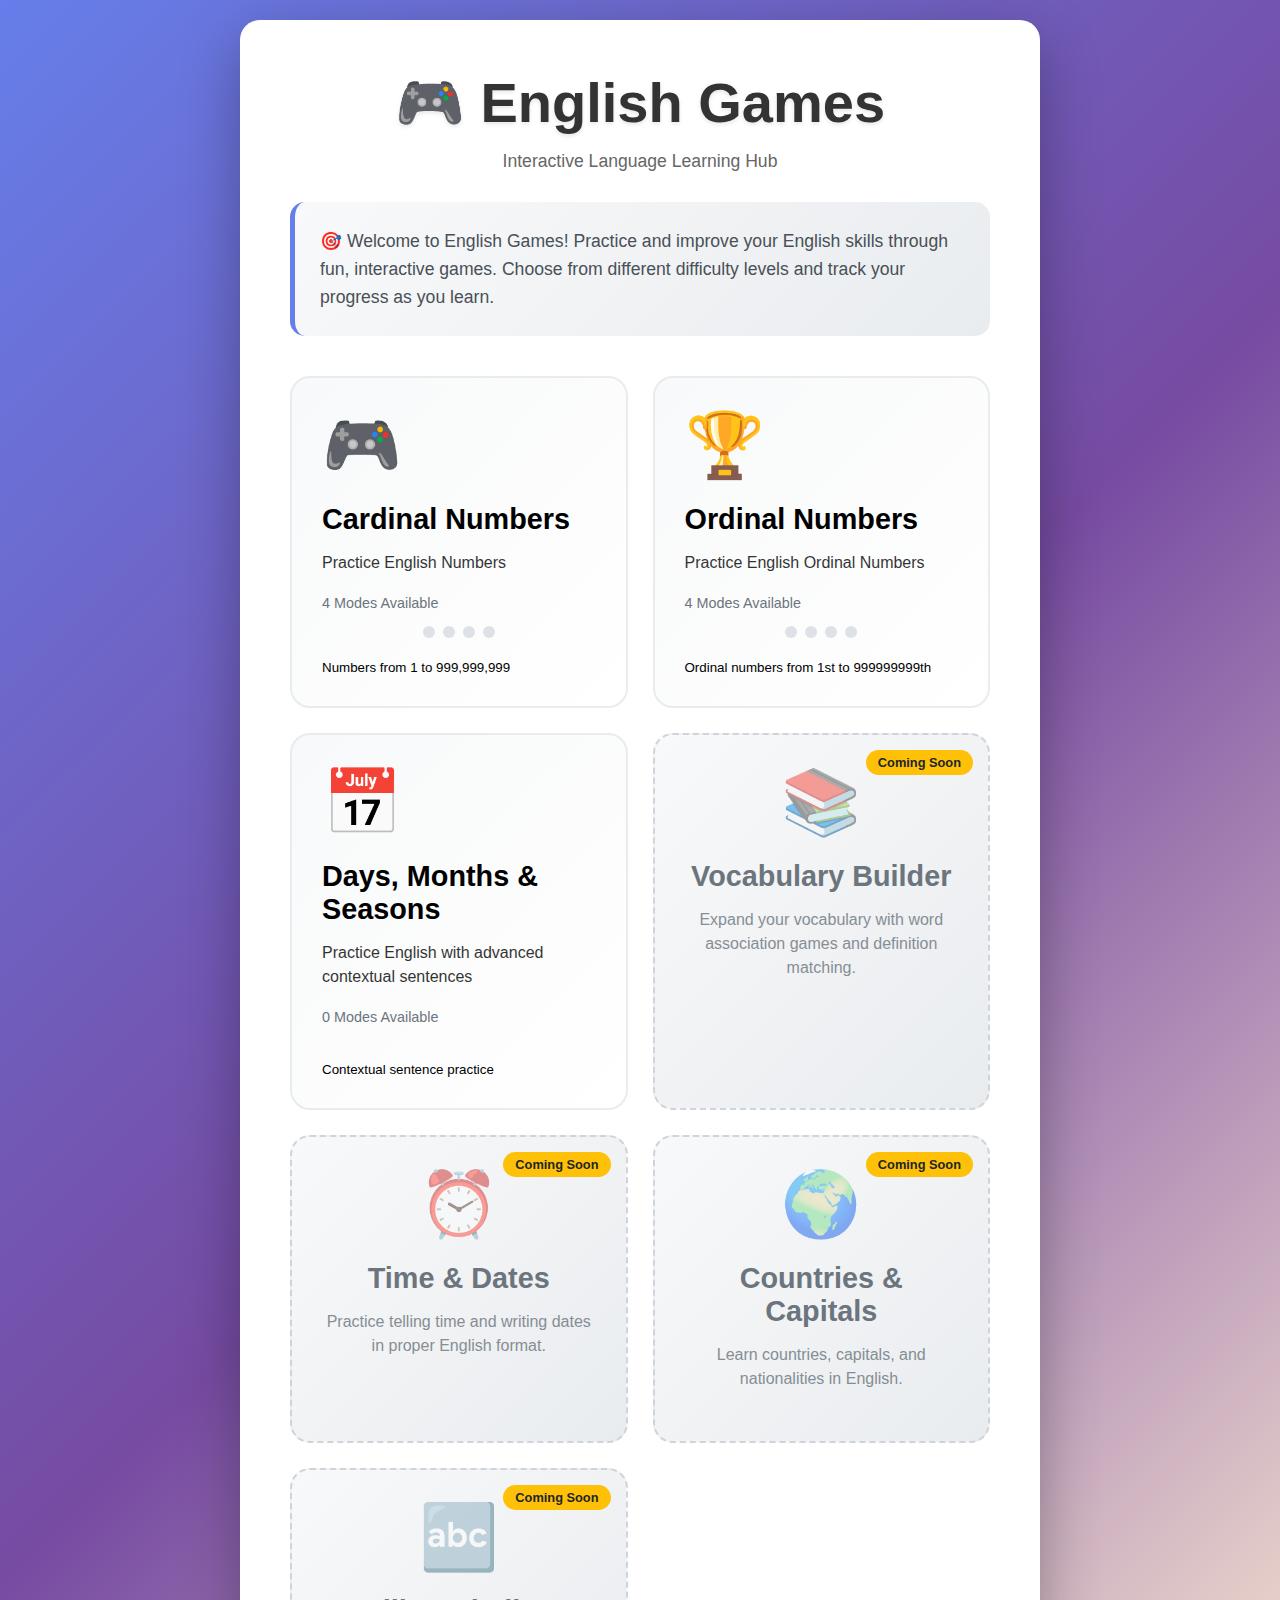
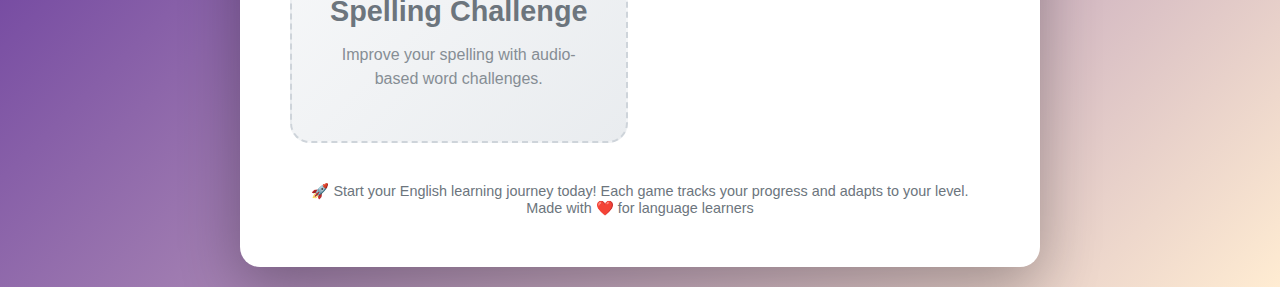
<file: index.html>
<!DOCTYPE html>
<html lang="pt-BR">
<head>
    <meta charset="UTF-8">
    <meta name="viewport" content="width=device-width, initial-scale=1.0">
    <title>English Games - Language Learning Hub</title>
    <link rel="stylesheet" href="./css/styles.css">
</head>
<body class="theme-purple page-home">
    <div class="container">
        <h1>🎮 English Games</h1>
        <p class="subtitle">Interactive Language Learning Hub</p>
        
        <div class="description">
            🎯 Welcome to English Games! Practice and improve your English skills through fun, interactive games. 
            Choose from different difficulty levels and track your progress as you learn.
        </div>

        <div class="games-grid" id="gamesGrid">
            <!-- Games will be loaded dynamically -->
            <div style="text-align: center; padding: 40px; grid-column: 1 / -1;">
                <p>Loading games...</p>
            </div>
        </div>

        <div class="footer">
            <p>🚀 Start your English learning journey today! Each game tracks your progress and adapts to your level.</p>
            <p>Made with ❤️ for language learners</p>
        </div>
    </div>

    <script>
        // Load all games dynamically from JSON files
        let availableGames = [];

        async function loadGames() {
            const gamesGrid = document.getElementById('gamesGrid');
            
            try {
                // Fetch list of game JSON files dynamically
                const response = await fetch('./games/');
                const text = await response.text();
                const parser = new DOMParser();
                const doc = parser.parseFromString(text, 'text/html');
                const links = Array.from(doc.querySelectorAll('a'));
                const gameFiles = links
                    .map(link => link.href.split('/').pop())
                    .filter(file => file.endsWith('.json'))
                    .map(file => file.replace('.json', ''));
                
                // Load each game configuration
                for (const gameId of gameFiles) {
                    try {
                        const response = await fetch(`./games/${gameId}.json`);
                        if (response.ok) {
                            const gameConfig = await response.json();
                            availableGames.push(gameConfig);
                        }
                    } catch (error) {
                        console.error(`Error loading ${gameId}:`, error);
                    }
                }
                
                // Clear loading message
                gamesGrid.innerHTML = '';
                
                // Render game cards
                availableGames.forEach(game => {
                    const gameCard = createGameCard(game);
                    gamesGrid.appendChild(gameCard);
                });
                
                // Add "coming soon" cards
                addComingSoonCards(gamesGrid);
                
                // Animate cards
                animateCards();
                
            } catch (error) {
                console.error('Error loading games:', error);
                gamesGrid.innerHTML = '<div style="text-align: center; padding: 40px; grid-column: 1 / -1;"><p>Error loading games. Please refresh the page.</p></div>';
            }
        }

        function createGameCard(game) {
            const card = document.createElement('div');
            card.className = 'game-card';
            card.onclick = () => playGame(game.id, game.component);
            
            const difficultyCount = game.difficulties ? game.difficulties.length : (game.modes ? game.modes.length : 0);
            const levelIndicators = Array(difficultyCount).fill('<div class="level-indicator"></div>').join('');
            
            let subtitle = '';
            if (game.difficulties && game.difficulties.length > 0) {
                const firstDiff = game.difficulties[0];
                const lastDiff = game.difficulties[game.difficulties.length - 1];
                
                if (game.conversionType === 'ordinal') {
                    subtitle = `Ordinal numbers from ${firstDiff.min}${getOrdinalSuffix(firstDiff.min)} to ${lastDiff.max}${getOrdinalSuffix(lastDiff.max)}`;
                } else if (game.conversionType === 'cardinal') {
                    subtitle = `Numbers from ${firstDiff.min.toLocaleString()} to ${lastDiff.max.toLocaleString()}`;
                }
            } else if (game.component === 'sentence.component') {
                subtitle = 'Contextual sentence practice';
            }
            
            card.innerHTML = `
                <span class="game-icon">${game.icon}</span>
                <h3 class="game-title">${game.title}</h3>
                <p class="game-description">
                    ${game.subtitle || game.description}
                </p>
                <div class="difficulty-label">${difficultyCount} ${difficultyCount === 1 ? 'Mode' : 'Modes'} Available</div>
                <div class="game-levels">
                    ${levelIndicators}
                </div>
                <small>${subtitle}</small>
            `;
            
            return card;
        }

        function getOrdinalSuffix(num) {
            const lastTwoDigits = num % 100;
            const lastDigit = num % 10;
            
            if (lastTwoDigits >= 11 && lastTwoDigits <= 13) {
                return 'th';
            }
            
            switch (lastDigit) {
                case 1: return 'st';
                case 2: return 'nd';
                case 3: return 'rd';
                default: return 'th';
            }
        }

        function addComingSoonCards(container) {
            const comingSoonGames = [
                { icon: '📚', title: 'Vocabulary Builder', description: 'Expand your vocabulary with word association games and definition matching.' },
                { icon: '⏰', title: 'Time & Dates', description: 'Practice telling time and writing dates in proper English format.' },
                { icon: '🌍', title: 'Countries & Capitals', description: 'Learn countries, capitals, and nationalities in English.' },
                { icon: '🔤', title: 'Spelling Challenge', description: 'Improve your spelling with audio-based word challenges.' }
            ];
            
            comingSoonGames.forEach(game => {
                const card = document.createElement('div');
                card.className = 'coming-soon-card';
                card.innerHTML = `
                    <div class="coming-soon-badge">Coming Soon</div>
                    <span class="game-icon">${game.icon}</span>
                    <h3 class="game-title">${game.title}</h3>
                    <p class="game-description">
                        ${game.description}
                    </p>
                `;
                container.appendChild(card);
            });
        }

        function playGame(gameId, component) {
            const targetCard = event.currentTarget;
            targetCard.style.transform = 'scale(0.95)';
            targetCard.style.opacity = '0.8';
            
            setTimeout(() => {
                window.location.href = `./components/${component}.html?game=${gameId}`;
            }, 150);
        }

        function animateCards() {
            const gameCards = document.querySelectorAll('.game-card');
            gameCards.forEach((card, index) => {
                card.style.opacity = '0';
                card.style.transform = 'translateY(30px)';
                
                setTimeout(() => {
                    card.style.transition = 'all 0.6s ease';
                    card.style.opacity = '1';
                    card.style.transform = 'translateY(0)';
                }, index * 150);
            });
        }

        // Initialize on page load
        document.addEventListener('DOMContentLoaded', function() {
            loadGames();
        });
    </script>
</body>
</html>
</file>
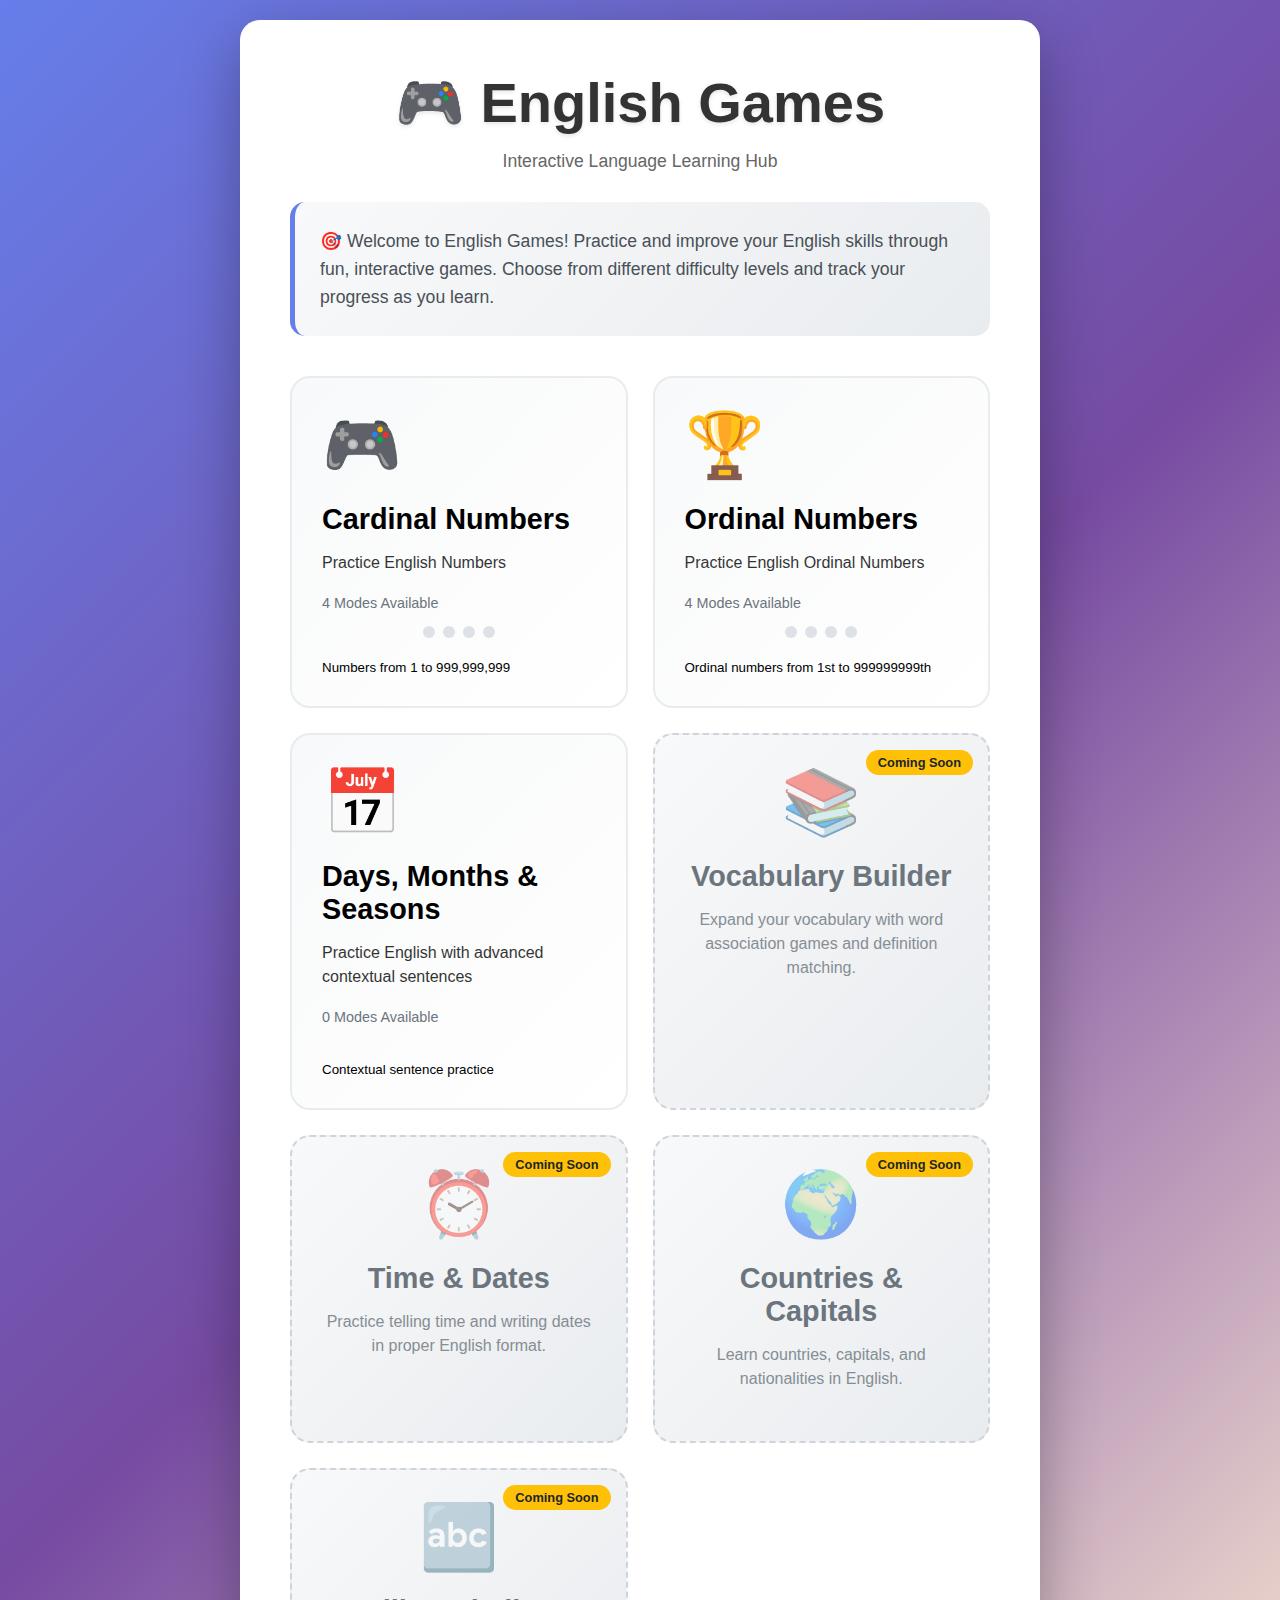
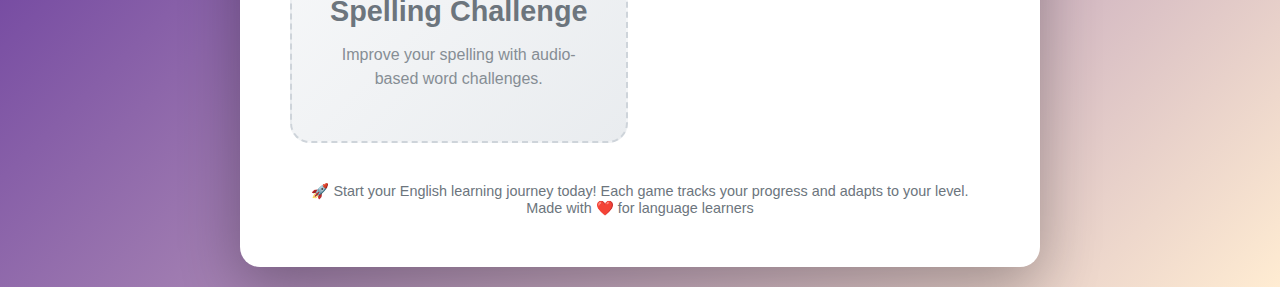
<file: components/number.component.html>
<!DOCTYPE html>
<html lang="pt-BR">
<head>
    <meta charset="UTF-8">
    <meta name="viewport" content="width=device-width, initial-scale=1.0">
    <title id="pageTitle">Practice Game</title>
    <link rel="stylesheet" href="../css/styles.css">
</head>
<body id="gameBody" class="theme-purple">
    <div class="container">
        <!-- Start Screen -->
        <div id="startScreen" class="screen active">
            <h1 id="gameTitle">🎮 Loading...</h1>
            <p class="subtitle" id="gameSubtitle">Practice Game</p>
            
            <div class="instruction" id="gameOverview">
                🎯 Choose your practice mode:
            </div>

            <div class="selector-grid" id="modesGrid">
                <!-- Modes will be loaded dynamically -->
            </div>

            <div class="button-group">
                <button class="btn-secondary" onclick="backToMainMenu()">← Back to Main Menu</button>
            </div>
        </div>

        <!-- Difficulty Selection Screen -->
        <div id="difficultyScreen" class="screen">
            <h1 id="gameTitleDifficulty">🎮 Game</h1>
            <p class="subtitle" id="modeTitle">Mode</p>
            
            <div class="instruction" id="modeInstruction">
                📝 Choose a difficulty level
            </div>

            <div class="selector-grid" id="difficultiesGrid">
                <!-- Difficulties will be loaded dynamically -->
            </div>

            <div class="button-group">
                <button class="btn-secondary" onclick="backToStart()">← Back to Modes</button>
                <button class="btn-secondary" onclick="backToMainMenu()">← Main Menu</button>
            </div>
        </div>

        <!-- Game Screen -->
        <div id="gameScreen" class="screen">
            <h1 id="gameTitlePlay">🎮 Game</h1>
            
            <div class="score-board">
                <div class="score-item">
                    <div class="score-label">Correct</div>
                    <div class="score-value" id="correctScore">0</div>
                </div>
                <div class="score-item">
                    <div class="score-label">Incorrect</div>
                    <div class="score-value incorrect" id="incorrectScore">0</div>
                </div>
                <div class="score-item">
                    <div class="score-label">Total</div>
                    <div class="score-value total" id="totalScore">0</div>
                </div>
            </div>

            <div class="instruction" id="gameInstruction">
                Practice and press Enter.
            </div>

            <div class="challenge-display" id="challengeDisplay">-</div>

            <!-- Speaking Mode Controls -->
            <div id="speakingControls" class="input-group" style="display: none;">
                <button id="startSpeaking" onclick="startSpeechRecognition()" class="speech-button">🎤 Start Speaking</button>
                <button id="playAudio" onclick="playAudio()" class="speech-button">🔊 Repeat</button>
            </div>

            <!-- Listening Mode Controls -->
            <div id="listeningControls" class="input-group" style="display: none;">
                <button id="playListening" onclick="playAudio()" class="speech-button">🔊 Play</button>
                <div style="margin-top: 15px;">
                    <input 
                        type="text" 
                        id="listeningInput" 
                        placeholder="Type what you heard..." 
                        autocomplete="off"
                        onkeypress="handleKeyPress(event)"
                    >
                </div>
            </div>

            <!-- Writing Mode Controls -->
            <div id="writingControls" class="input-group">
                <input 
                    type="text" 
                    id="answerInput" 
                    placeholder="Type your answer..." 
                    autocomplete="off"
                    onkeypress="handleKeyPress(event)"
                >
            </div>

            <div id="feedback" class="feedback hidden"></div>

            <div class="button-group">
                <button class="btn-primary" id="checkBtn" onclick="checkAnswer()">✓ Check Answer</button>
                <button class="btn-primary" id="nextBtn" onclick="generateNewChallenge()" style="display: none;">→ Next</button>
                <button class="btn-secondary" onclick="backToDifficulty()">← Back to Difficulty</button>
                <button class="btn-secondary" onclick="backToMainMenu()">← Main Menu</button>
            </div>
        </div>
    </div>

    <script>
        // ============================================
        // GAME CONFIGURATION (LOADED FROM JSON)
        // ============================================
        let gameConfig = null;
        let configLoaded = false;
        let converterFunctions = {};

        // ============================================
        // GAME STATE
        // ============================================
        let currentValue = 0;
        let minRange = 1;
        let maxRange = 20;
        let correctCount = 0;
        let incorrectCount = 0;
        let totalCount = 0;
        let currentAnswer = '';
        let gameMode = 'writing';
        let speechSynthesis = window.speechSynthesis;
        let recognition = null;

        // ============================================
        // LOAD GAME CONFIGURATION
        // ============================================
        async function loadGameConfig() {
            const urlParams = new URLSearchParams(window.location.search);
            const gameId = urlParams.get('game');
            
            if (!gameId) {
                alert('No game specified!');
                window.location.href = '../index.html';
                return;
            }

            try {
                const response = await fetch(`../games/${gameId}.json`);
                if (!response.ok) {
                    throw new Error('Failed to load game configuration');
                }
                gameConfig = await response.json();
                configLoaded = true;
                
                // Load converter functions if specified
                if (gameConfig.converterScript) {
                    await loadConverterScript(gameConfig.converterScript);
                }
                
                applyGameConfig();
            } catch (error) {
                console.error('Error loading game configuration:', error);
                alert('Error loading game. Please return to main menu.');
                window.location.href = '../index.html';
            }
        }

        async function loadConverterScript(scriptPath) {
            return new Promise((resolve, reject) => {
                const script = document.createElement('script');
                script.src = scriptPath;
                script.onload = () => {
                    if (window.gameConverters) {
                        converterFunctions = window.gameConverters;
                    }
                    resolve();
                };
                script.onerror = reject;
                document.head.appendChild(script);
            });
        }

        // ============================================
        // APPLY CONFIGURATION TO UI
        // ============================================
        function applyGameConfig() {
            document.getElementById('pageTitle').textContent = `${gameConfig.title} - English Practice`;
            document.getElementById('gameTitle').textContent = `${gameConfig.icon} ${gameConfig.title}`;
            document.getElementById('gameTitleDifficulty').textContent = `${gameConfig.icon} ${gameConfig.title}`;
            document.getElementById('gameTitlePlay').textContent = `${gameConfig.icon} ${gameConfig.title}`;
            document.getElementById('gameSubtitle').textContent = gameConfig.subtitle;
            document.getElementById('gameOverview').innerHTML = gameConfig.overview;
            document.getElementById('gameBody').className = gameConfig.theme;

            const modesGrid = document.getElementById('modesGrid');
            modesGrid.innerHTML = '';
            
            gameConfig.modes.forEach(mode => {
                const modeDiv = document.createElement('div');
                modeDiv.className = 'selector-option';
                modeDiv.onclick = () => showModeScreen(mode.id);
                modeDiv.innerHTML = `
                    <h3>${mode.icon} ${mode.name}</h3>
                    <p>${mode.description}</p>
                `;
                modesGrid.appendChild(modeDiv);
            });
        }

        // ============================================
        // VALUE CONVERSION AND DISPLAY
        // ============================================
        function convertValue(value) {
            if (converterFunctions.convertToAnswer) {
                return converterFunctions.convertToAnswer(value, gameConfig);
            }
            return value.toString();
        }

        function displayValue(value) {
            if (converterFunctions.displayValue) {
                return converterFunctions.displayValue(value, gameConfig);
            }
            return value.toString();
        }

        // ============================================
        // RANDOM VALUE GENERATION
        // ============================================
        function getRandomValue(min, max) {
            return Math.floor(Math.random() * (max - min + 1)) + min;
        }

        function getSmartRandomValue(min, max) {
            if (converterFunctions.getSmartRandom) {
                return converterFunctions.getSmartRandom(min, max);
            }
            
            if (max <= 100) {
                return getRandomValue(min, max);
            }
            
            const rand = Math.random();
            
            if (max <= 999999) {
                if (rand < 0.15) return getRandomValue(1, Math.min(99, max));
                else if (rand < 0.35) return getRandomValue(100, Math.min(999, max));
                else if (rand < 0.70) return getRandomValue(1000, Math.min(99999, max));
                else return getRandomValue(100000, max);
            } else {
                if (rand < 0.10) return getRandomValue(1, 99);
                else if (rand < 0.15) return getRandomValue(100, 999);
                else if (rand < 0.30) return getRandomValue(1000, 99999);
                else if (rand < 0.60) return getRandomValue(100000, 999999);
                else if (rand < 0.85) return getRandomValue(1000000, 99999999);
                else return getRandomValue(100000000, max);
            }
        }

        // ============================================
        // GAME FLOW
        // ============================================
        function startGame(min, max) {
            minRange = min;
            maxRange = max;
            correctCount = 0;
            incorrectCount = 0;
            totalCount = 0;
            
            updateScores();
            showScreen('gameScreen');
            setupGameMode();
            generateNewChallenge();
        }

        function generateNewChallenge() {
            currentValue = getSmartRandomValue(minRange, maxRange);
            currentAnswer = convertValue(currentValue);
            document.getElementById('challengeDisplay').textContent = displayValue(currentValue);
            
            if (gameMode === 'writing') {
                document.getElementById('answerInput').value = '';
                document.getElementById('answerInput').focus();
            } else if (gameMode === 'listening') {
                document.getElementById('listeningInput').value = '';
                document.getElementById('listeningInput').focus();
            }
            
            hideFeedback();
        }

        function normalizeAnswer(text) {
            if (converterFunctions.normalizeAnswer) {
                return converterFunctions.normalizeAnswer(text);
            }
            
            return text.toLowerCase()
                .trim()
                .replace(/\s+/g, ' ')
                .replace(/,/g, '')
                .replace(/\band\b/g, 'and')
                .replace(/\bone hundred\b/g, 'a hundred')
                .replace(/\bone thousand\b/g, 'a thousand')
                .replace(/\bone million\b/g, 'a million')
                .replace(/\bone hundredth\b/g, 'a hundredth')
                .replace(/\bone thousandth\b/g, 'a thousandth')
                .replace(/\bone millionth\b/g, 'a millionth')
                .replace(/\bone hundred and\b/g, 'a hundred and');
        }

        function getAcceptedAnswers(correctAnswer) {
            if (converterFunctions.getAcceptedAnswers) {
                return converterFunctions.getAcceptedAnswers(correctAnswer, currentValue, gameMode, gameConfig);
            }
            
            const normalizedCorrect = normalizeAnswer(correctAnswer);
            const acceptedAnswers = [normalizedCorrect];
            
            const oneVariant = normalizedCorrect
                .replace(/\ba hundred\b/g, 'one hundred')
                .replace(/\ba thousand\b/g, 'one thousand')
                .replace(/\ba million\b/g, 'one million')
                .replace(/\ba hundredth\b/g, 'one hundredth')
                .replace(/\ba thousandth\b/g, 'one thousandth')
                .replace(/\ba millionth\b/g, 'one millionth')
                .replace(/\ba hundred and\b/g, 'one hundred and');
            
            if (oneVariant !== normalizedCorrect) {
                acceptedAnswers.push(oneVariant);
            }
            
            if (gameMode === 'listening') {
                acceptedAnswers.push(displayValue(currentValue).toLowerCase());
            }
            
            return acceptedAnswers;
        }

        function checkAnswer() {
            let userAnswer = '';
            
            if (gameMode === 'writing') {
                userAnswer = document.getElementById('answerInput').value;
            } else if (gameMode === 'listening') {
                userAnswer = document.getElementById('listeningInput').value;
            } else {
                return;
            }
            
            const normalizedUser = normalizeAnswer(userAnswer);
            const acceptedAnswers = getAcceptedAnswers(currentAnswer);
            
            const feedbackElement = document.getElementById('feedback');
            
            if (acceptedAnswers.includes(normalizedUser)) {
                correctCount++;
                totalCount++;
                feedbackElement.textContent = '✓ Correct! Well done!';
                feedbackElement.className = 'feedback correct';
                
                updateScores();
                
                setTimeout(() => {
                    generateNewChallenge();
                }, 600);
            } else {
                incorrectCount++;
                totalCount++;
                
                let correctDisplay = acceptedAnswers.length > 1 
                    ? `"${acceptedAnswers[0]}" or "${acceptedAnswers[1]}"` 
                    : `"${acceptedAnswers[0]}"`;
                
                if (gameMode === 'listening' && acceptedAnswers.length > 2) {
                    correctDisplay += ` or "${acceptedAnswers[2]}"`;
                }
                    
                feedbackElement.textContent = `✗ Incorrect. The correct answer is: ${correctDisplay}. Try again!`;
                feedbackElement.className = 'feedback incorrect';
                
                updateScores();
                
                setTimeout(() => {
                    if (gameMode === 'writing') {
                        document.getElementById('answerInput').value = '';
                        document.getElementById('answerInput').focus();
                    } else if (gameMode === 'listening') {
                        document.getElementById('listeningInput').value = '';
                        document.getElementById('listeningInput').focus();
                    }
                    hideFeedback();
                }, 2000);
            }
        }

        function updateScores() {
            document.getElementById('correctScore').textContent = correctCount;
            document.getElementById('incorrectScore').textContent = incorrectCount;
            document.getElementById('totalScore').textContent = totalCount;
        }

        function hideFeedback() {
            document.getElementById('feedback').className = 'feedback hidden';
        }

        function handleKeyPress(event) {
            if (event.key === 'Enter') {
                checkAnswer();
            }
        }

        function showScreen(screenId) {
            document.querySelectorAll('.screen').forEach(screen => {
                screen.classList.remove('active');
            });
            document.getElementById(screenId).classList.add('active');
        }

        function showModeScreen(modeId) {
            gameMode = modeId;
            const mode = gameConfig.modes.find(m => m.id === modeId);
            
            document.getElementById('modeTitle').textContent = mode.name;
            document.getElementById('modeInstruction').innerHTML = mode.instruction;
            
            const difficultiesGrid = document.getElementById('difficultiesGrid');
            difficultiesGrid.innerHTML = '';
            
            gameConfig.difficulties.forEach(diff => {
                const diffDiv = document.createElement('div');
                diffDiv.className = 'selector-option';
                diffDiv.onclick = () => startGame(diff.min, diff.max);
                diffDiv.innerHTML = `
                    <h3>${diff.icon} ${diff.name}</h3>
                    <p>${diff.description}</p>
                `;
                difficultiesGrid.appendChild(diffDiv);
            });
            
            showScreen('difficultyScreen');
        }

        function setupGameMode() {
            const writingControls = document.getElementById('writingControls');
            const speakingControls = document.getElementById('speakingControls');
            const listeningControls = document.getElementById('listeningControls');
            const challengeDisplay = document.getElementById('challengeDisplay');
            const gameInstruction = document.getElementById('gameInstruction');
            const checkBtn = document.getElementById('checkBtn');
            const nextBtn = document.getElementById('nextBtn');
            
            writingControls.style.display = 'none';
            speakingControls.style.display = 'none';
            listeningControls.style.display = 'none';
            
            const mode = gameConfig.modes.find(m => m.id === gameMode);
            
            switch(gameMode) {
                case 'writing':
                    writingControls.style.display = 'block';
                    challengeDisplay.style.display = 'block';
                    gameInstruction.innerHTML = mode.gameInstruction;
                    checkBtn.style.display = 'inline-block';
                    nextBtn.style.display = 'none';
                    break;
                    
                case 'speaking':
                    speakingControls.style.display = 'block';
                    challengeDisplay.style.display = 'block';
                    gameInstruction.innerHTML = mode.gameInstruction;
                    checkBtn.style.display = 'none';
                    nextBtn.style.display = 'inline-block';
                    setupSpeechRecognition();
                    break;
                    
                case 'listening':
                    listeningControls.style.display = 'block';
                    challengeDisplay.style.display = 'none';
                    gameInstruction.innerHTML = mode.gameInstruction;
                    checkBtn.style.display = 'inline-block';
                    nextBtn.style.display = 'none';
                    break;
            }
        }

        function setupSpeechRecognition() {
            if ('webkitSpeechRecognition' in window || 'SpeechRecognition' in window) {
                const SpeechRecognition = window.SpeechRecognition || window.webkitSpeechRecognition;
                recognition = new SpeechRecognition();
                recognition.continuous = false;
                recognition.interimResults = false;
                recognition.lang = 'en-US';
                
                recognition.onresult = function(event) {
                    const spoken = event.results[0][0].transcript.toLowerCase().trim();
                    checkSpokenAnswer(spoken);
                };
                
                recognition.onerror = function(event) {
                    document.getElementById('feedback').textContent = 'Speech recognition error. Please try again.';
                    document.getElementById('feedback').className = 'feedback incorrect';
                    document.getElementById('startSpeaking').classList.remove('recording');
                };
                
                recognition.onend = function() {
                    document.getElementById('startSpeaking').classList.remove('recording');
                };
            }
        }

        function startSpeechRecognition() {
            if (recognition) {
                document.getElementById('startSpeaking').classList.add('recording');
                recognition.start();
            } else {
                alert('Speech recognition is not supported in your browser.');
            }
        }

        function playAudio() {
            if (speechSynthesis) {
                const utterance = new SpeechSynthesisUtterance(currentAnswer);
                utterance.lang = 'en-US';
                utterance.rate = 0.8;
                speechSynthesis.speak(utterance);
            } else {
                alert('Speech synthesis is not supported in your browser.');
            }
        }

        function checkSpokenAnswer(spoken) {
            const normalizedSpoken = normalizeAnswer(spoken);
            const acceptedAnswers = getAcceptedAnswers(currentAnswer);
            
            const feedbackElement = document.getElementById('feedback');
            
            if (acceptedAnswers.includes(normalizedSpoken)) {
                correctCount++;
                totalCount++;
                feedbackElement.textContent = '✓ Correct! Well done!';
                feedbackElement.className = 'feedback correct';
                updateScores();
                
                setTimeout(() => {
                    generateNewChallenge();
                }, 1000);
            } else {
                incorrectCount++;
                totalCount++;
                const correctDisplay = acceptedAnswers.length > 1 
                    ? `"${acceptedAnswers[0]}" or "${acceptedAnswers[1]}"` 
                    : `"${acceptedAnswers[0]}"`;
                feedbackElement.textContent = `✗ You said: "${spoken}". Correct: ${correctDisplay}`;
                feedbackElement.className = 'feedback incorrect';
                updateScores();
            }
        }

        function backToStart() {
            showScreen('startScreen');
        }

        function backToDifficulty() {
            showScreen('difficultyScreen');
        }

        function backToMainMenu() {
            window.location.href = '../index.html';
        }

        // ============================================
        // INITIALIZATION
        // ============================================
        window.addEventListener('DOMContentLoaded', () => {
            loadGameConfig();
        });
    </script>
</body>
</html>
</file>
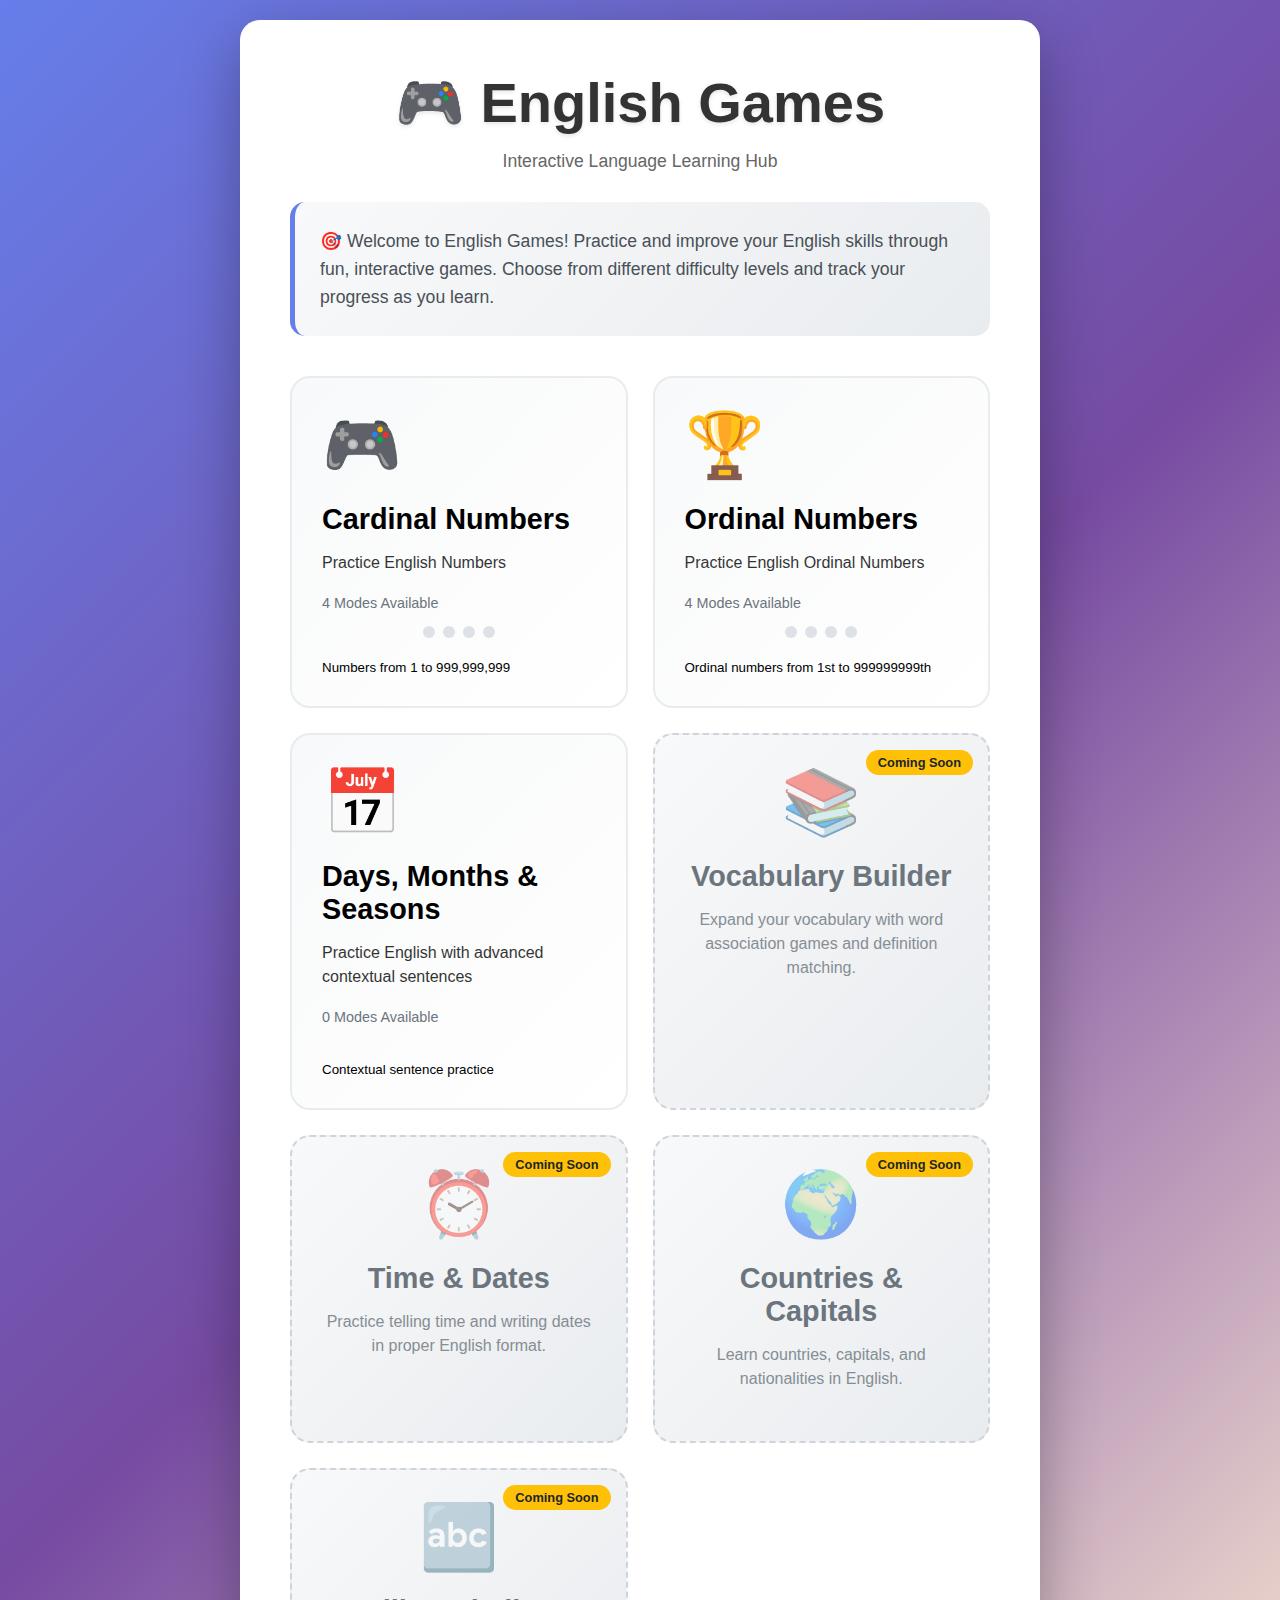
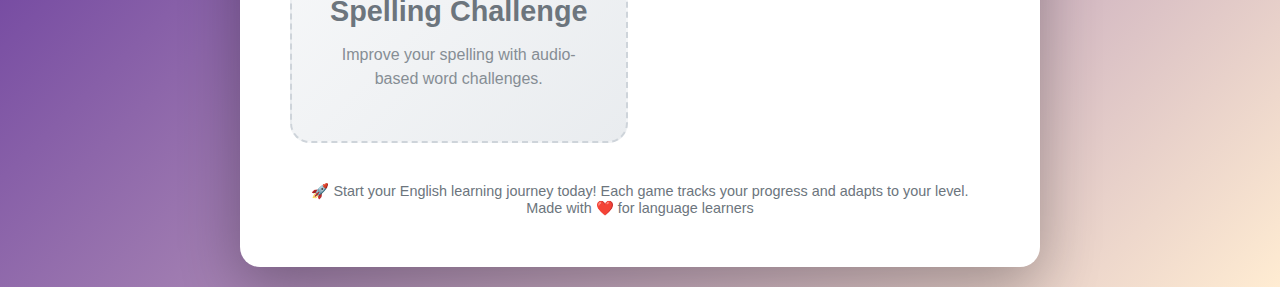
<file: components/sentence.component.html>
<!DOCTYPE html>
<html lang="en">
<head>
    <meta charset="UTF-8">
    <meta name="viewport" content="width=device-width, initial-scale=1.0">
    <title id="pageTitle">Sentence Practice Game</title>
    <link rel="stylesheet" href="../css/styles.css">
</head>
<body id="gameBody" class="theme-blue">
    <div class="container">
        <!-- Start Screen -->
        <div id="startScreen" class="screen active">
            <h1 id="gameTitle">📅 Loading...</h1>
            <p class="subtitle" id="gameSubtitle">Practice Game</p>
            
            <div class="difficulty-info">
                <h3>About This Game</h3>
                <p id="gameDescription">Loading game information...</p>
            </div>

            <!-- Settings Panel -->
            <div style="background: #f8f9fa; padding: 20px; border-radius: 15px; margin: 25px 0; border: 2px solid #e9ecef;">
                <h3 style="color: #667eea; margin-bottom: 15px; font-size: 1.2em;">⚙️ Settings</h3>
                
                <div style="display: flex; align-items: center; justify-content: space-between; padding: 10px 0;">
                    <label style="font-size: 1.1em; color: #333; cursor: pointer;" for="autoAdvanceToggle">
                        Auto-advance after correct answer
                    </label>
                    <label class="switch">
                        <input type="checkbox" id="autoAdvanceToggle" checked onchange="toggleAutoAdvance()">
                        <span class="slider"></span>
                    </label>
                </div>
                <p style="font-size: 0.9em; color: #666; margin-top: 5px;">
                    When enabled, the game automatically moves to the next question after you answer correctly.
                </p>
            </div>

            <button class="btn-primary" onclick="startGame()" style="width: 100%; padding: 25px; font-size: 1.3em; margin-top: 20px;">
                🎮 Start Game
            </button>

            <div style="text-align: center; margin-top: 30px;">
                <a href="../index.html" class="back-home">← Back to Menu</a>
            </div>
        </div>

        <!-- Game Screen -->
        <div id="gameScreen" class="screen">
            <div class="game-header">
                <div class="progress">
                    Question <span id="currentQuestion">1</span>/<span id="totalQuestions">10</span>
                </div>
                <div class="score-display">
                    <div class="score-item score-correct">
                        ✓ <span id="correctCount">0</span>
                    </div>
                    <div class="score-item score-incorrect">
                        ✗ <span id="incorrectCount">0</span>
                    </div>
                </div>
            </div>

            <div id="exerciseContainer" class="exercise-container">
                <!-- Exercise content will be dynamically inserted here -->
            </div>
        </div>

        <!-- Results Screen -->
        <div id="resultsScreen" class="screen">
            <div class="results-container">
                <h1>🎉 Game Complete!</h1>
                
                <div class="final-score">
                    <span id="finalCorrect">0</span> / <span id="finalTotal">10</span>
                </div>

                <div class="performance-message">
                    <span id="performanceText"></span>
                </div>

                <div class="button-group">
                    <button class="btn-primary" onclick="restartGame()">Play Again</button>
                    <button class="btn-secondary" onclick="showScreen('startScreen')">Back to Start</button>
                </div>

                <div style="text-align: center; margin-top: 30px;">
                    <a href="../index.html" class="back-home">← Back to Menu</a>
                </div>
            </div>
        </div>
    </div>

    <script>
        // ============================================
        // GAME CONFIGURATION (LOADED FROM JSON)
        // ============================================
        let gameConfig = null;
        let configLoaded = false;

        // ============================================
        // GAME STATE
        // ============================================
        let gameState = {
            currentQuestionIndex: 0,
            totalQuestions: 10,
            correctCount: 0,
            incorrectCount: 0,
            exercises: [],
            currentExercise: null,
            recognition: null,
            isListening: false,
            autoAdvance: true,
            audioSpeed: 1.0
        };

        // ============================================
        // LOAD GAME CONFIGURATION
        // ============================================
        async function loadGameConfig() {
            const urlParams = new URLSearchParams(window.location.search);
            const gameId = urlParams.get('game');
            
            if (!gameId) {
                alert('No game specified!');
                window.location.href = '../index.html';
                return;
            }

            try {
                const response = await fetch(`../games/${gameId}.json`);
                if (!response.ok) {
                    throw new Error('Failed to load game configuration');
                }
                gameConfig = await response.json();
                configLoaded = true;
                
                applyGameConfig();
            } catch (error) {
                console.error('Error loading game configuration:', error);
                alert('Error loading game. Please return to main menu.');
                window.location.href = '../index.html';
            }
        }

        // ============================================
        // APPLY CONFIGURATION TO UI
        // ============================================
        function applyGameConfig() {
            document.getElementById('pageTitle').textContent = `${gameConfig.title} - English Game`;
            document.getElementById('gameTitle').textContent = `${gameConfig.icon} ${gameConfig.title}`;
            document.getElementById('gameSubtitle').textContent = gameConfig.subtitle;
            document.getElementById('gameDescription').textContent = gameConfig.description;
            document.getElementById('gameBody').className = gameConfig.theme;
        }

        // ============================================
        // GAME ENGINE
        // ============================================

        async function startGame() {
            gameState.currentQuestionIndex = 0;
            gameState.correctCount = 0;
            gameState.incorrectCount = 0;
            gameState.exercises = generateExercises(10);
            
            showScreen('gameScreen');
            loadNextExercise();
        }

        function toggleAutoAdvance() {
            gameState.autoAdvance = document.getElementById('autoAdvanceToggle').checked;
        }

        function setAudioSpeed(speed) {
            gameState.audioSpeed = speed;
            
            document.querySelectorAll('.speed-button').forEach(btn => {
                btn.classList.remove('active');
            });
            event.target.classList.add('active');
        }

        function generateExercises(count) {
            const exercises = [];
            const templates = gameConfig.sentences;
            
            for (let i = 0; i < count; i++) {
                const type = Math.random() < 0.5 ? 'listenChoose' : 'listenRepeat';
                const template = templates[Math.floor(Math.random() * templates.length)];
                const exerciseData = fillVariables(template);
                
                exercises.push({
                    type: type,
                    ...exerciseData
                });
            }
            
            return exercises;
        }

        function fillVariables(template) {
            let sentence = template.sentence;
            let answer = template.answer;
            const usedValues = {};

            const variablePattern = /\{([^}:]+)(?::([^}]+))?\}/g;
            let match;
            
            while ((match = variablePattern.exec(template.sentence)) !== null) {
                const [fullMatch, varName, fixedValue] = match;
                
                let value;
                if (fixedValue) {
                    value = fixedValue;
                } else if (usedValues[varName]) {
                    value = usedValues[varName];
                } else {
                    const pool = gameConfig.variables[varName];
                    value = pool[Math.floor(Math.random() * pool.length)];
                    usedValues[varName] = value;
                }
                
                sentence = sentence.replace(fullMatch, value);
            }

            variablePattern.lastIndex = 0;
            while ((match = variablePattern.exec(template.answer)) !== null) {
                const [fullMatch, varName, fixedValue] = match;
                const value = fixedValue || usedValues[varName];
                answer = answer.replace(fullMatch, value);
            }

            let question = template.question;
            variablePattern.lastIndex = 0;
            while ((match = variablePattern.exec(template.question)) !== null) {
                const [fullMatch, varName, fixedValue] = match;
                const value = fixedValue || usedValues[varName];
                question = question.replace(fullMatch, value);
            }

            const wrongAnswers = generateWrongAnswers(answer, template.category);

            return {
                sentence: sentence,
                question: question,
                correctAnswer: answer,
                wrongAnswers: wrongAnswers,
                category: template.category
            };
        }

        function generateWrongAnswers(correctAnswer, category) {
            let pool;
            
            if (category === 'days') {
                pool = gameConfig.variables.day;
            } else if (category === 'months') {
                pool = gameConfig.variables.month;
            } else if (category === 'seasons') {
                pool = gameConfig.variables.season;
            }

            const wrong = pool.filter(item => item !== correctAnswer);
            const shuffled = wrong.sort(() => Math.random() - 0.5);
            return shuffled.slice(0, 3);
        }

        function loadNextExercise() {
            if (gameState.currentQuestionIndex >= gameState.totalQuestions) {
                showResults();
                return;
            }

            gameState.currentExercise = gameState.exercises[gameState.currentQuestionIndex];
            
            document.getElementById('currentQuestion').textContent = gameState.currentQuestionIndex + 1;
            document.getElementById('totalQuestions').textContent = gameState.totalQuestions;
            
            if (gameState.currentExercise.type === 'listenChoose') {
                renderListenChooseExercise();
            } else {
                renderListenRepeatExercise();
            }
            
            setTimeout(() => {
                const transcriptElement = document.getElementById('transcriptText');
                if (transcriptElement) {
                    transcriptElement.textContent = gameState.currentExercise.sentence;
                }
            }, 100);
        }

        function toggleTranscript() {
            const transcriptBox = document.getElementById('transcriptBox');
            const toggleButton = event.target;
            
            if (transcriptBox.classList.contains('visible')) {
                transcriptBox.classList.remove('visible');
                toggleButton.innerHTML = '👁️ Show Transcript';
            } else {
                transcriptBox.classList.add('visible');
                toggleButton.innerHTML = '🙈 Hide Transcript';
            }
        }

        // ============================================
        // LISTEN & CHOOSE EXERCISE
        // ============================================

        function renderListenChooseExercise() {
            const container = document.getElementById('exerciseContainer');
            
            const allOptions = [
                gameState.currentExercise.correctAnswer,
                ...gameState.currentExercise.wrongAnswers
            ];
            const shuffledOptions = allOptions.sort(() => Math.random() - 0.5);

            container.innerHTML = `
                <div style="display: flex; justify-content: space-between; align-items: center; margin-bottom: 20px;">
                    <button class="btn-secondary" onclick="confirmBackToStart()">← Back</button>
                    <div class="instruction-text" style="margin: 0; flex: 1; text-align: center;">
                        🎧 Listen to the sentence
                    </div>
                    <div style="width: 100px;"></div>
                </div>
                
                <div class="audio-control">
                    <div style="font-size: 1.2em; margin-bottom: 10px;">Click to listen</div>
                    <button class="play-button" onclick="playAudio()">▶️</button>
                    <div class="audio-controls">
                        <button class="speed-button active" onclick="setAudioSpeed(1.0); playAudio(1.0);">Normal</button>
                        <button class="speed-button" onclick="setAudioSpeed(0.7); playAudio(0.7);">Slow</button>
                    </div>
                    <button class="transcript-toggle" onclick="toggleTranscript()">👁️ Show Transcript</button>
                    <div class="transcript-box" id="transcriptBox">
                        <div class="transcript-label">What was said:</div>
                        <div id="transcriptText"></div>
                    </div>
                    <div style="font-size: 0.9em; opacity: 0.9; margin-top: 10px;">Choose speed and replay as many times as you need</div>
                </div>

                <div style="text-align: center; margin: 20px 0; padding: 20px; background: #f8f9fa; border-radius: 12px; border-left: 4px solid #667eea;">
                    <div style="font-size: 1.3em; font-weight: 600; color: #333;">
                        ${gameState.currentExercise.question}
                    </div>
                </div>

                <div class="options-container">
                    ${shuffledOptions.map((option, index) => `
                        <button class="option-button" onclick="selectOption('${option}', this)">
                            <span class="option-label">${String.fromCharCode(65 + index)})</span>
                            <span>${option}</span>
                        </button>
                    `).join('')}
                </div>

                <div id="feedback"></div>

                <div class="button-group">
                    <button class="btn-primary" onclick="checkAnswer()" id="checkButton" disabled>
                        Check Answer
                    </button>
                </div>
            `;

            setTimeout(() => playAudio(), 500);
        }

        let selectedAnswer = null;

        function playAudio(speed = null) {
            const utterance = new SpeechSynthesisUtterance(gameState.currentExercise.sentence);
            utterance.lang = 'en-US';
            utterance.rate = speed || gameState.audioSpeed;
            window.speechSynthesis.cancel();
            window.speechSynthesis.speak(utterance);
        }

        function selectOption(answer, button) {
            document.querySelectorAll('.option-button').forEach(btn => {
                btn.classList.remove('selected');
            });
            
            button.classList.add('selected');
            selectedAnswer = answer;
            
            document.getElementById('checkButton').disabled = false;
        }

        function checkAnswer() {
            const isCorrect = selectedAnswer === gameState.currentExercise.correctAnswer;
            const feedback = document.getElementById('feedback');
            const checkButton = document.getElementById('checkButton');
            
            document.querySelectorAll('.option-button').forEach(btn => {
                btn.disabled = true;
                
                if (btn.textContent.includes(gameState.currentExercise.correctAnswer)) {
                    btn.classList.add('correct');
                }
                
                if (!isCorrect && btn.textContent.includes(selectedAnswer)) {
                    btn.classList.add('incorrect');
                }
            });

            if (isCorrect) {
                gameState.correctCount++;
                feedback.innerHTML = '<div class="feedback success">✓ Correct! Well done!</div>';
                updateScore();
                
                if (gameState.autoAdvance) {
                    setTimeout(() => {
                        nextQuestion();
                    }, 1500);
                } else {
                    checkButton.textContent = 'Next Question →';
                    checkButton.onclick = nextQuestion;
                }
            } else {
                gameState.incorrectCount++;
                feedback.innerHTML = `<div class="feedback error">✗ Incorrect. The correct answer is: <strong>${gameState.currentExercise.correctAnswer}</strong></div>`;
                updateScore();
                
                checkButton.textContent = 'Next Question →';
                checkButton.onclick = nextQuestion;
            }
        }

        // ============================================
        // LISTEN & REPEAT EXERCISE
        // ============================================

        function renderListenRepeatExercise() {
            const container = document.getElementById('exerciseContainer');
            
            container.innerHTML = `
                <div style="display: flex; justify-content: space-between; align-items: center; margin-bottom: 20px;">
                    <button class="btn-secondary" onclick="confirmBackToStart()">← Back</button>
                    <div class="instruction-text" style="margin: 0; flex: 1; text-align: center;">
                        🎧 Listen and repeat
                    </div>
                    <div style="width: 100px;"></div>
                </div>
                
                <div class="audio-control">
                    <div style="font-size: 1.2em; margin-bottom: 10px;">Click to listen</div>
                    <button class="play-button" onclick="playAudio()">▶️</button>
                    <div class="audio-controls">
                        <button class="speed-button active" onclick="setAudioSpeed(1.0); playAudio(1.0);">Normal</button>
                        <button class="speed-button" onclick="setAudioSpeed(0.7); playAudio(0.7);">Slow</button>
                    </div>
                    <button class="transcript-toggle" onclick="toggleTranscript()">👁️ Show Transcript</button>
                    <div class="transcript-box" id="transcriptBox">
                        <div class="transcript-label">What was said:</div>
                        <div id="transcriptText"></div>
                    </div>
                </div>

                <div class="mic-container">
                    <div style="font-size: 1.1em; margin-bottom: 15px; color: #666;">
                        Then click the microphone and repeat
                    </div>
                    <button class="mic-button" id="micButton" onclick="toggleRecording()">
                        🎤
                    </button>
                    <div class="mic-status" id="micStatus">Click to start recording</div>
                    <div class="transcript-display" id="transcript"></div>
                </div>

                <div id="feedback"></div>

                <div class="button-group" id="nextButtonContainer" style="display: none;">
                    <button class="btn-primary" onclick="nextQuestion()">
                        Next Question →
                    </button>
                </div>
            `;

            setTimeout(() => playAudio(), 500);

            initializeSpeechRecognition();
        }

        function initializeSpeechRecognition() {
            if (!('webkitSpeechRecognition' in window)) {
                document.getElementById('micStatus').innerHTML = 
                    '<span style="color: #dc3545;">Speech recognition not supported in this browser</span>';
                return;
            }

            gameState.recognition = new webkitSpeechRecognition();
            gameState.recognition.continuous = false;
            gameState.recognition.interimResults = false;
            gameState.recognition.lang = 'en-US';

            gameState.recognition.onstart = function() {
                gameState.isListening = true;
                document.getElementById('micButton').classList.add('recording');
                document.getElementById('micStatus').innerHTML = 
                    '<span class="recording">🔴 Recording... Speak now</span>';
            };

            gameState.recognition.onresult = function(event) {
                const transcript = event.results[0][0].transcript;
                document.getElementById('transcript').textContent = `You said: "${transcript}"`;
                validateSpeech(transcript);
            };

            gameState.recognition.onerror = function(event) {
                console.error('Speech recognition error:', event.error);
                document.getElementById('micStatus').innerHTML = 
                    '<span style="color: #dc3545;">Error: ' + event.error + '</span>';
                stopRecording();
            };

            gameState.recognition.onend = function() {
                stopRecording();
            };
        }

        function toggleRecording() {
            if (gameState.isListening) {
                gameState.recognition.stop();
            } else {
                gameState.recognition.start();
            }
        }

        function stopRecording() {
            gameState.isListening = false;
            const micButton = document.getElementById('micButton');
            if (micButton) {
                micButton.classList.remove('recording');
            }
            const micStatus = document.getElementById('micStatus');
            if (micStatus && !micStatus.innerHTML.includes('Correct') && !micStatus.innerHTML.includes('try again')) {
                micStatus.textContent = 'Click to record again';
            }
        }

        function validateSpeech(transcript) {
            const expected = normalizeText(gameState.currentExercise.sentence);
            const spoken = normalizeText(transcript);
            
            const isCorrect = calculateSimilarity(expected, spoken) > 0.7;

            const feedback = document.getElementById('feedback');
            const micStatus = document.getElementById('micStatus');

            if (isCorrect) {
                gameState.correctCount++;
                feedback.innerHTML = '<div class="feedback success">✓ Excellent! You said it correctly!</div>';
                micStatus.innerHTML = '<span style="color: #28a745; font-weight: 600;">✓ Correct!</span>';
                document.getElementById('micButton').disabled = true;
                
                updateScore();
                
                if (gameState.autoAdvance) {
                    setTimeout(() => {
                        nextQuestion();
                    }, 1500);
                } else {
                    document.getElementById('nextButtonContainer').style.display = 'flex';
                }
            } else {
                gameState.incorrectCount++;
                feedback.innerHTML = `
                    <div class="feedback error">
                        Not quite right. Try again!<br>
                        <small>Expected: "${gameState.currentExercise.sentence}"</small>
                    </div>
                `;
                micStatus.innerHTML = '<span style="color: #dc3545;">Try again - click to record</span>';
                
                updateScore();
            }
        }

        function normalizeText(text) {
            return text.toLowerCase()
                .replace(/[.,!?;:]/g, '')
                .replace(/\s+/g, ' ')
                .trim();
        }

        function calculateSimilarity(str1, str2) {
            const words1 = str1.split(' ');
            const words2 = str2.split(' ');
            
            let matches = 0;
            const maxLength = Math.max(words1.length, words2.length);
            
            words1.forEach(word => {
                if (words2.includes(word)) {
                    matches++;
                }
            });
            
            return matches / maxLength;
        }

        // ============================================
        // GAME FLOW
        // ============================================

        function nextQuestion() {
            gameState.currentQuestionIndex++;
            selectedAnswer = null;
            loadNextExercise();
        }

        function updateScore() {
            document.getElementById('correctCount').textContent = gameState.correctCount;
            document.getElementById('incorrectCount').textContent = gameState.incorrectCount;
        }

        function showResults() {
            document.getElementById('finalCorrect').textContent = gameState.correctCount;
            document.getElementById('finalTotal').textContent = gameState.totalQuestions;
            
            const percentage = (gameState.correctCount / gameState.totalQuestions) * 100;
            const performanceText = document.getElementById('performanceText');
            
            if (percentage >= 80) {
                performanceText.innerHTML = '<span class="performance-excellent">🌟 Excellent! Outstanding performance!</span>';
            } else if (percentage >= 60) {
                performanceText.innerHTML = '<span class="performance-good">👍 Good job! Keep practicing!</span>';
            } else {
                performanceText.innerHTML = '<span class="performance-needspractice">💪 Keep practicing! You\'ll get better!</span>';
            }
            
            showScreen('resultsScreen');
        }

        function restartGame() {
            startGame();
        }

        function confirmBackToStart() {
            if (confirm('Are you sure you want to go back? Your current progress will be lost.')) {
                showScreen('startScreen');
            }
        }

        function showScreen(screenId) {
            document.querySelectorAll('.screen').forEach(screen => {
                screen.classList.remove('active');
            });
            document.getElementById(screenId).classList.add('active');
        }

        // ============================================
        // INITIALIZATION
        // ============================================

        window.addEventListener('DOMContentLoaded', () => {
            loadGameConfig();
        });

        window.addEventListener('beforeunload', () => {
            window.speechSynthesis.cancel();
            if (gameState.recognition) {
                gameState.recognition.stop();
            }
        });
    </script>
</body>
</html>
</file>
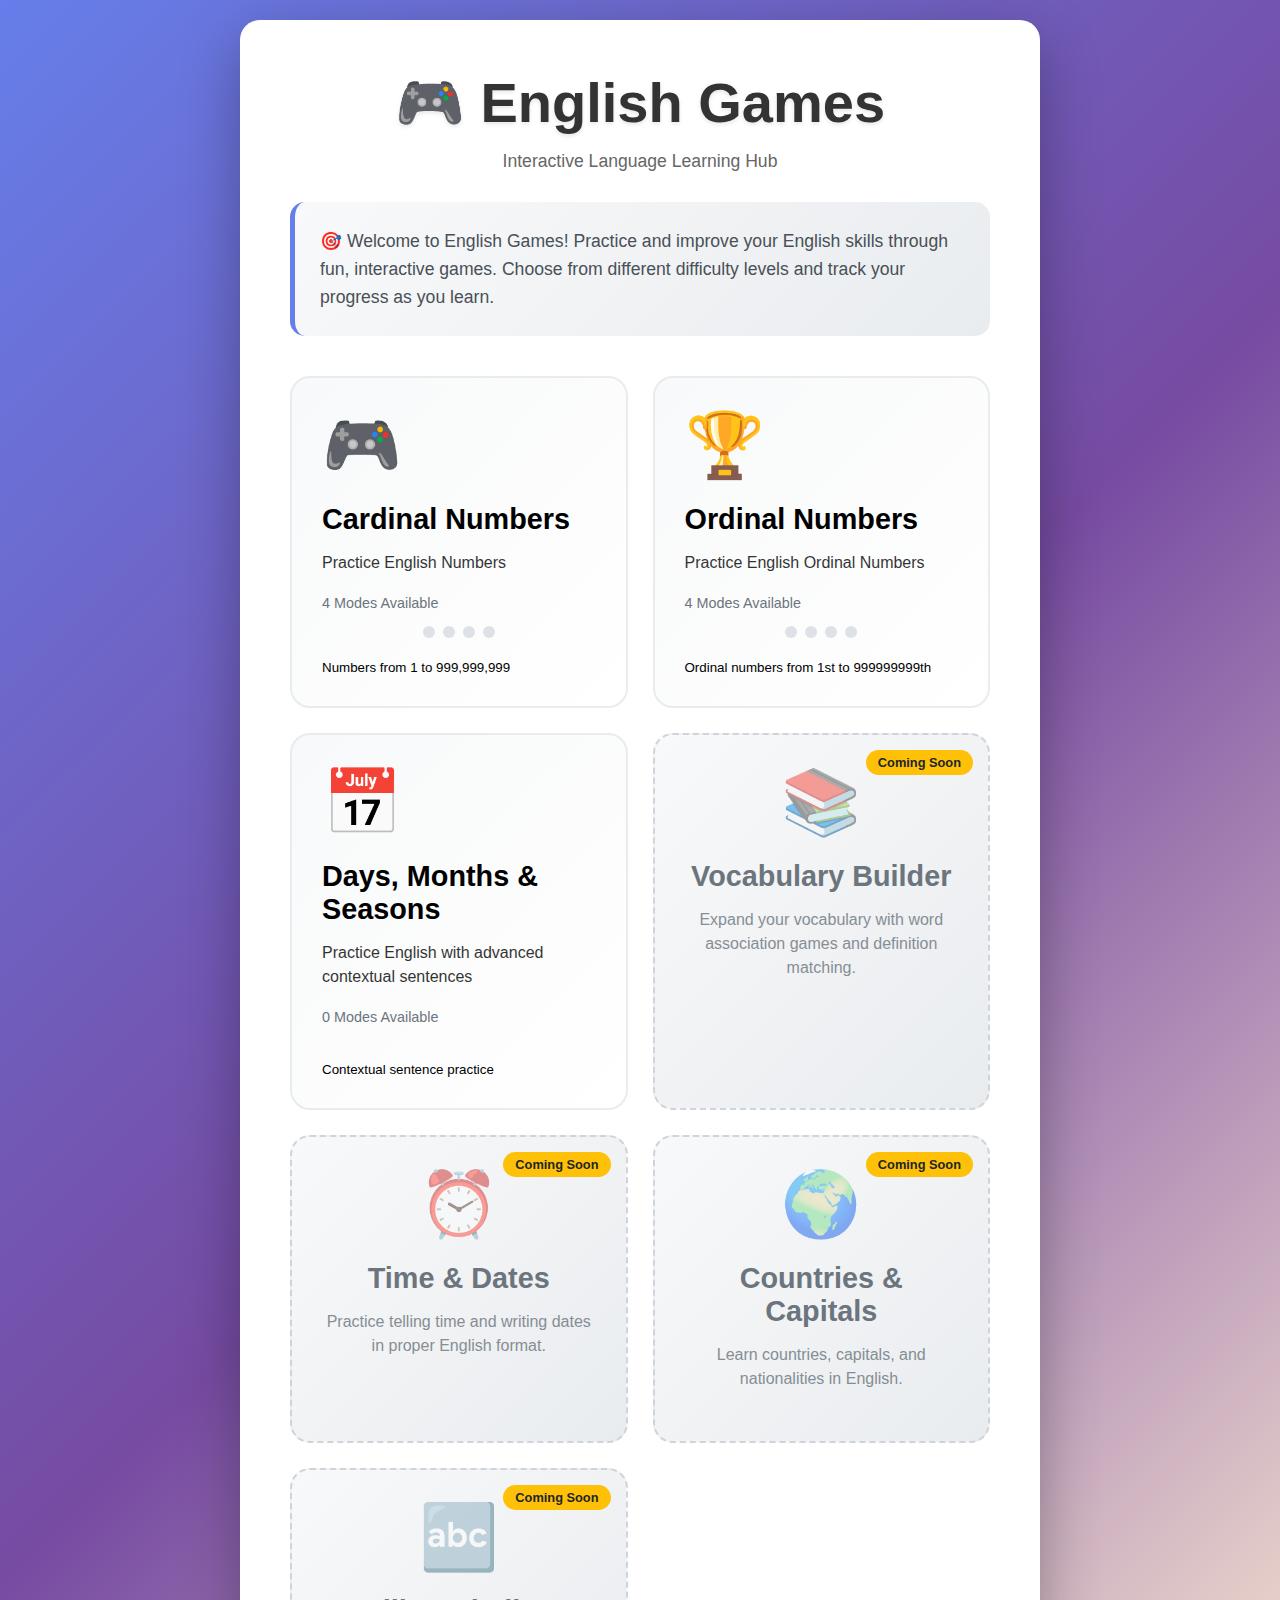
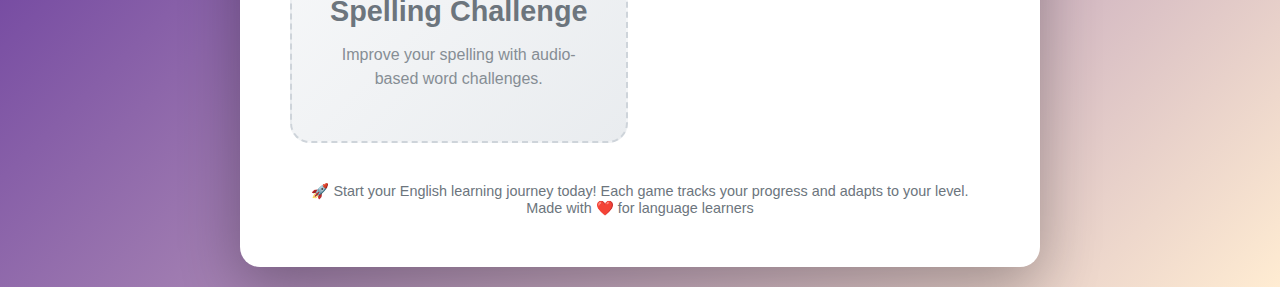
<file: engines/number-practice-engine.html>
<!DOCTYPE html>
<html lang="pt-BR">
<head>
    <meta charset="UTF-8">
    <meta name="viewport" content="width=device-width, initial-scale=1.0">
    <title id="pageTitle">Number Practice Game</title>
    <link rel="stylesheet" href="../css/styles.css">
</head>
<body id="gameBody" class="theme-purple">
    <div class="container">
        <!-- Tela Inicial -->
        <div id="startScreen" class="screen active">
            <h1 id="gameTitle">🎮 Loading...</h1>
            <p class="subtitle" id="gameSubtitle">Practice Game</p>
            
            <div class="instruction" id="gameOverview">
                🎯 Choose your practice mode:
            </div>

            <div class="selector-grid" id="modesGrid">
                <!-- Modes will be loaded dynamically -->
            </div>

            <div class="button-group">
                <button class="btn-secondary" onclick="backToMainMenu()">← Back to Main Menu</button>
            </div>
        </div>

        <!-- Tela de Seleção de Dificuldade -->
        <div id="difficultyScreen" class="screen">
            <h1 id="gameTitle2">🎮 Game</h1>
            <p class="subtitle" id="modeTitle">Mode</p>
            
            <div class="instruction" id="modeInstruction">
                📝 Choose a difficulty level
            </div>

            <div class="selector-grid" id="difficultiesGrid">
                <!-- Difficulties will be loaded dynamically -->
            </div>

            <div class="button-group">
                <button class="btn-secondary" onclick="backToStart()">← Back to Modes</button>
                <button class="btn-secondary" onclick="backToMainMenu()">← Main Menu</button>
            </div>
        </div>

        <!-- Tela do Jogo -->
        <div id="gameScreen" class="screen">
            <h1 id="gameTitle3">🎮 Game</h1>
            
            <div class="score-board">
                <div class="score-item">
                    <div class="score-label">Correct</div>
                    <div class="score-value" id="correctScore">0</div>
                </div>
                <div class="score-item">
                    <div class="score-label">Incorrect</div>
                    <div class="score-value incorrect" id="incorrectScore">0</div>
                </div>
                <div class="score-item">
                    <div class="score-label">Total</div>
                    <div class="score-value total" id="totalScore">0</div>
                </div>
            </div>

            <div class="instruction" id="gameInstruction">
                Practice and press Enter.
            </div>

            <div class="number-display" id="numberDisplay">0</div>

            <!-- Speaking Mode Controls -->
            <div id="speakingControls" class="input-group" style="display: none;">
                <button id="startSpeaking" onclick="startSpeechRecognition()" class="speech-button">🎤 Start Speaking</button>
                <button id="playAudio" onclick="playNumberAudio()" class="speech-button">🔊 Repeat Number</button>
            </div>

            <!-- Listening Mode Controls -->
            <div id="listeningControls" class="input-group" style="display: none;">
                <button id="playListening" onclick="playNumberAudio()" class="speech-button">🔊 Play Number</button>
                <div style="margin-top: 15px;">
                    <input 
                        type="text" 
                        id="listeningInput" 
                        placeholder="Type what you heard..." 
                        autocomplete="off"
                        onkeypress="handleKeyPress(event)"
                    >
                </div>
            </div>

            <!-- Writing Mode Controls -->
            <div id="writingControls" class="input-group">
                <input 
                    type="text" 
                    id="answerInput" 
                    placeholder="Type your answer..." 
                    autocomplete="off"
                    onkeypress="handleKeyPress(event)"
                >
            </div>

            <div id="feedback" class="feedback hidden"></div>

            <div class="button-group">
                <button class="btn-primary" id="checkBtn" onclick="checkAnswer()">✓ Check Answer</button>
                <button class="btn-primary" id="nextBtn" onclick="generateNewNumber()" style="display: none;">→ Next Number</button>
                <button class="btn-secondary" onclick="backToDifficulty()">← Back to Difficulty</button>
                <button class="btn-secondary" onclick="backToMainMenu()">← Main Menu</button>
            </div>
        </div>
    </div>

    <script>
        // ============================================
        // GAME CONFIGURATION (LOADED FROM JSON)
        // ============================================
        let gameConfig = null;
        let configLoaded = false;

        // ============================================
        // GAME STATE
        // ============================================
        let currentNumber = 0;
        let minRange = 1;
        let maxRange = 20;
        let correctCount = 0;
        let incorrectCount = 0;
        let totalCount = 0;
        let currentAnswer = '';
        let gameMode = 'writing';
        let speechSynthesis = window.speechSynthesis;
        let recognition = null;

        // ============================================
        // LOAD GAME CONFIGURATION
        // ============================================
        async function loadGameConfig() {
            const urlParams = new URLSearchParams(window.location.search);
            const gameId = urlParams.get('game');
            
            if (!gameId) {
                alert('No game specified!');
                window.location.href = '../index.html';
                return;
            }

            try {
                const response = await fetch(`../games/${gameId}.json`);
                if (!response.ok) {
                    throw new Error('Failed to load game configuration');
                }
                gameConfig = await response.json();
                configLoaded = true;
                
                // Apply game configuration
                applyGameConfig();
            } catch (error) {
                console.error('Error loading game configuration:', error);
                alert('Error loading game. Please return to main menu.');
                window.location.href = '../index.html';
            }
        }

        // ============================================
        // APPLY CONFIGURATION TO UI
        // ============================================
        function applyGameConfig() {
            // Set title and theme
            document.getElementById('pageTitle').textContent = `${gameConfig.title} - English Practice`;
            document.getElementById('gameTitle').textContent = `${gameConfig.icon} ${gameConfig.title}`;
            document.getElementById('gameTitle2').textContent = `${gameConfig.icon} ${gameConfig.title}`;
            document.getElementById('gameTitle3').textContent = `${gameConfig.icon} ${gameConfig.title}`;
            document.getElementById('gameSubtitle').textContent = gameConfig.subtitle;
            document.getElementById('gameOverview').innerHTML = gameConfig.overview;
            document.getElementById('gameBody').className = gameConfig.theme;

            // Load modes
            const modesGrid = document.getElementById('modesGrid');
            modesGrid.innerHTML = '';
            
            gameConfig.modes.forEach(mode => {
                const modeDiv = document.createElement('div');
                modeDiv.className = 'selector-option';
                modeDiv.onclick = () => showModeScreen(mode.id);
                modeDiv.innerHTML = `
                    <h3>${mode.icon} ${mode.name}</h3>
                    <p>${mode.description}</p>
                `;
                modesGrid.appendChild(modeDiv);
            });
        }

        // ============================================
        // NUMBER CONVERSION FUNCTIONS
        // ============================================
        function convertNumber(num) {
            if (gameConfig.conversionType === 'cardinal') {
                return numberToWords(num);
            } else if (gameConfig.conversionType === 'ordinal') {
                return numberToOrdinal(num);
            }
            return num.toString();
        }

        function displayNumber(num) {
            if (gameConfig.displayType === 'numeric') {
                return num.toLocaleString();
            } else if (gameConfig.displayType === 'ordinal-suffix') {
                return numberToOrdinalSuffix(num);
            }
            return num.toString();
        }

        function numberToWords(num) {
            const ones = ['', 'one', 'two', 'three', 'four', 'five', 'six', 'seven', 'eight', 'nine'];
            const teens = ['ten', 'eleven', 'twelve', 'thirteen', 'fourteen', 'fifteen', 'sixteen', 'seventeen', 'eighteen', 'nineteen'];
            const tens = ['', '', 'twenty', 'thirty', 'forty', 'fifty', 'sixty', 'seventy', 'eighty', 'ninety'];
            
            if (num === 0) return 'zero';
            
            if (num < 10) return ones[num];
            if (num < 20) return teens[num - 10];
            if (num < 100) {
                return tens[Math.floor(num / 10)] + (num % 10 !== 0 ? '-' + ones[num % 10] : '');
            }
            if (num < 1000) {
                const hundreds = Math.floor(num / 100);
                const remainder = num % 100;
                const hundredText = hundreds === 1 ? 'a hundred' : ones[hundreds] + ' hundred';
                return hundredText + (remainder !== 0 ? ' and ' + numberToWords(remainder) : '');
            }
            if (num < 1000000) {
                const thousands = Math.floor(num / 1000);
                const remainder = num % 1000;
                const thousandText = thousands === 1 ? 'a thousand' : numberToWords(thousands) + ' thousand';
                return thousandText + (remainder !== 0 ? ' ' + numberToWords(remainder) : '');
            }
            if (num < 1000000000) {
                const millions = Math.floor(num / 1000000);
                const remainder = num % 1000000;
                const millionText = millions === 1 ? 'a million' : numberToWords(millions) + ' million';
                return millionText + (remainder !== 0 ? ' ' + numberToWords(remainder) : '');
            }
            
            return num.toString();
        }

        function numberToOrdinal(num) {
            const ones = ['', 'first', 'second', 'third', 'fourth', 'fifth', 'sixth', 'seventh', 'eighth', 'ninth'];
            const teens = ['tenth', 'eleventh', 'twelfth', 'thirteenth', 'fourteenth', 'fifteenth', 
                          'sixteenth', 'seventeenth', 'eighteenth', 'nineteenth'];
            const tens = ['', '', 'twentieth', 'thirtieth', 'fortieth', 'fiftieth', 
                         'sixtieth', 'seventieth', 'eightieth', 'ninetieth'];
            
            if (num === 0) return 'zeroth';
            
            if (num < 10) return ones[num];
            if (num < 20) return teens[num - 10];
            if (num < 100) {
                if (num % 10 === 0) {
                    return tens[Math.floor(num / 10)];
                } else {
                    const tensPlace = Math.floor(num / 10);
                    const onesPlace = num % 10;
                    return tens[tensPlace].replace('ieth', 'y-') + ones[onesPlace];
                }
            }
            if (num < 1000) {
                const hundreds = Math.floor(num / 100);
                const remainder = num % 100;
                const hundredText = hundreds === 1 ? 'a hundred' : ones[hundreds] + ' hundred';
                if (remainder === 0) {
                    return hundredText + 'th';
                } else {
                    return hundredText + ' and ' + numberToOrdinal(remainder);
                }
            }
            if (num < 1000000) {
                const thousands = Math.floor(num / 1000);
                const remainder = num % 1000;
                const thousandText = thousands === 1 ? 'a thousand' : numberToWords(thousands) + ' thousand';
                
                if (remainder === 0) {
                    return thousandText + 'th';
                } else {
                    return thousandText + ' ' + numberToOrdinal(remainder);
                }
            }
            if (num < 1000000000) {
                const millions = Math.floor(num / 1000000);
                const remainder = num % 1000000;
                const millionText = millions === 1 ? 'a million' : numberToWords(millions) + ' million';
                
                if (remainder === 0) {
                    return millionText + 'th';
                } else {
                    return millionText + ' ' + numberToOrdinal(remainder);
                }
            }
            
            return num.toString() + 'th';
        }

        function numberToOrdinalSuffix(num) {
            const lastTwoDigits = num % 100;
            const lastDigit = num % 10;
            
            const formattedNum = num.toLocaleString();
            
            if (lastTwoDigits >= 11 && lastTwoDigits <= 13) {
                return formattedNum + 'th';
            }
            
            switch (lastDigit) {
                case 1: return formattedNum + 'st';
                case 2: return formattedNum + 'nd';
                case 3: return formattedNum + 'rd';
                default: return formattedNum + 'th';
            }
        }

        // ============================================
        // RANDOM NUMBER GENERATION
        // ============================================
        function getRandomNumber(min, max) {
            return Math.floor(Math.random() * (max - min + 1)) + min;
        }

        function getSmartRandomNumber(min, max) {
            if (max <= 100) {
                return getRandomNumber(min, max);
            }
            
            const rand = Math.random();
            
            if (max <= 999999) {
                if (rand < 0.15) return getRandomNumber(1, Math.min(99, max));
                else if (rand < 0.35) return getRandomNumber(100, Math.min(999, max));
                else if (rand < 0.70) return getRandomNumber(1000, Math.min(99999, max));
                else return getRandomNumber(100000, max);
            } else {
                if (rand < 0.10) return getRandomNumber(1, 99);
                else if (rand < 0.15) return getRandomNumber(100, 999);
                else if (rand < 0.30) return getRandomNumber(1000, 99999);
                else if (rand < 0.60) return getRandomNumber(100000, 999999);
                else if (rand < 0.85) return getRandomNumber(1000000, 99999999);
                else return getRandomNumber(100000000, max);
            }
        }

        // ============================================
        // GAME FLOW
        // ============================================
        function startGame(min, max) {
            minRange = min;
            maxRange = max;
            correctCount = 0;
            incorrectCount = 0;
            totalCount = 0;
            
            updateScores();
            showScreen('gameScreen');
            setupGameMode();
            generateNewNumber();
        }

        function generateNewNumber() {
            currentNumber = getSmartRandomNumber(minRange, maxRange);
            currentAnswer = convertNumber(currentNumber);
            document.getElementById('numberDisplay').textContent = displayNumber(currentNumber);
            
            if (gameMode === 'writing') {
                document.getElementById('answerInput').value = '';
                document.getElementById('answerInput').focus();
            } else if (gameMode === 'listening') {
                document.getElementById('listeningInput').value = '';
                document.getElementById('listeningInput').focus();
            }
            
            hideFeedback();
        }

        function normalizeAnswer(text) {
            return text.toLowerCase()
                .trim()
                .replace(/\s+/g, ' ')
                .replace(/,/g, '')
                .replace(/\band\b/g, 'and')
                .replace(/\bone hundred\b/g, 'a hundred')
                .replace(/\bone thousand\b/g, 'a thousand')
                .replace(/\bone million\b/g, 'a million')
                .replace(/\bone hundredth\b/g, 'a hundredth')
                .replace(/\bone thousandth\b/g, 'a thousandth')
                .replace(/\bone millionth\b/g, 'a millionth')
                .replace(/\bone hundred and\b/g, 'a hundred and');
        }

        function checkAnswer() {
            let userAnswer = '';
            
            if (gameMode === 'writing') {
                userAnswer = document.getElementById('answerInput').value;
            } else if (gameMode === 'listening') {
                userAnswer = document.getElementById('listeningInput').value;
            } else {
                return;
            }
            
            const normalizedUser = normalizeAnswer(userAnswer);
            const normalizedCorrect = normalizeAnswer(currentAnswer);
            
            const acceptedAnswers = [normalizedCorrect];
            
            const oneVariant = normalizedCorrect
                .replace(/\ba hundred\b/g, 'one hundred')
                .replace(/\ba thousand\b/g, 'one thousand')
                .replace(/\ba million\b/g, 'one million')
                .replace(/\ba hundredth\b/g, 'one hundredth')
                .replace(/\ba thousandth\b/g, 'one thousandth')
                .replace(/\ba millionth\b/g, 'one millionth')
                .replace(/\ba hundred and\b/g, 'one hundred and');
            
            if (oneVariant !== normalizedCorrect) {
                acceptedAnswers.push(oneVariant);
            }
            
            if (gameMode === 'listening') {
                acceptedAnswers.push(displayNumber(currentNumber).toLowerCase());
            }
            
            const feedbackElement = document.getElementById('feedback');
            
            if (acceptedAnswers.includes(normalizedUser)) {
                correctCount++;
                totalCount++;
                feedbackElement.textContent = '✓ Correct! Well done!';
                feedbackElement.className = 'feedback correct';
                
                updateScores();
                
                setTimeout(() => {
                    generateNewNumber();
                }, 600);
            } else {
                incorrectCount++;
                totalCount++;
                
                let correctDisplay = acceptedAnswers.length > 1 
                    ? `"${acceptedAnswers[0]}" or "${acceptedAnswers[1]}"` 
                    : `"${acceptedAnswers[0]}"`;
                
                if (gameMode === 'listening' && acceptedAnswers.length > 2) {
                    correctDisplay += ` or "${acceptedAnswers[2]}"`;
                }
                    
                feedbackElement.textContent = `✗ Incorrect. The correct answer is: ${correctDisplay}. Try again!`;
                feedbackElement.className = 'feedback incorrect';
                
                updateScores();
                
                setTimeout(() => {
                    if (gameMode === 'writing') {
                        document.getElementById('answerInput').value = '';
                        document.getElementById('answerInput').focus();
                    } else if (gameMode === 'listening') {
                        document.getElementById('listeningInput').value = '';
                        document.getElementById('listeningInput').focus();
                    }
                    hideFeedback();
                }, 2000);
            }
        }

        function updateScores() {
            document.getElementById('correctScore').textContent = correctCount;
            document.getElementById('incorrectScore').textContent = incorrectCount;
            document.getElementById('totalScore').textContent = totalCount;
        }

        function hideFeedback() {
            document.getElementById('feedback').className = 'feedback hidden';
        }

        function handleKeyPress(event) {
            if (event.key === 'Enter') {
                checkAnswer();
            }
        }

        function showScreen(screenId) {
            document.querySelectorAll('.screen').forEach(screen => {
                screen.classList.remove('active');
            });
            document.getElementById(screenId).classList.add('active');
        }

        function showModeScreen(modeId) {
            gameMode = modeId;
            const mode = gameConfig.modes.find(m => m.id === modeId);
            
            document.getElementById('modeTitle').textContent = mode.name;
            document.getElementById('modeInstruction').innerHTML = mode.instruction;
            
            // Load difficulties
            const difficultiesGrid = document.getElementById('difficultiesGrid');
            difficultiesGrid.innerHTML = '';
            
            gameConfig.difficulties.forEach(diff => {
                const diffDiv = document.createElement('div');
                diffDiv.className = 'selector-option';
                diffDiv.onclick = () => startGame(diff.min, diff.max);
                diffDiv.innerHTML = `
                    <h3>${diff.icon} ${diff.name}</h3>
                    <p>${diff.description}</p>
                `;
                difficultiesGrid.appendChild(diffDiv);
            });
            
            showScreen('difficultyScreen');
        }

        function setupGameMode() {
            const writingControls = document.getElementById('writingControls');
            const speakingControls = document.getElementById('speakingControls');
            const listeningControls = document.getElementById('listeningControls');
            const numberDisplay = document.getElementById('numberDisplay');
            const gameInstruction = document.getElementById('gameInstruction');
            const checkBtn = document.getElementById('checkBtn');
            const nextBtn = document.getElementById('nextBtn');
            
            writingControls.style.display = 'none';
            speakingControls.style.display = 'none';
            listeningControls.style.display = 'none';
            
            const mode = gameConfig.modes.find(m => m.id === gameMode);
            
            switch(gameMode) {
                case 'writing':
                    writingControls.style.display = 'block';
                    numberDisplay.style.display = 'block';
                    gameInstruction.innerHTML = mode.gameInstruction;
                    checkBtn.style.display = 'inline-block';
                    nextBtn.style.display = 'none';
                    break;
                    
                case 'speaking':
                    speakingControls.style.display = 'block';
                    numberDisplay.style.display = 'block';
                    gameInstruction.innerHTML = mode.gameInstruction;
                    checkBtn.style.display = 'none';
                    nextBtn.style.display = 'inline-block';
                    setupSpeechRecognition();
                    break;
                    
                case 'listening':
                    listeningControls.style.display = 'block';
                    numberDisplay.style.display = 'none';
                    gameInstruction.innerHTML = mode.gameInstruction;
                    checkBtn.style.display = 'inline-block';
                    nextBtn.style.display = 'none';
                    break;
            }
        }

        function setupSpeechRecognition() {
            if ('webkitSpeechRecognition' in window || 'SpeechRecognition' in window) {
                const SpeechRecognition = window.SpeechRecognition || window.webkitSpeechRecognition;
                recognition = new SpeechRecognition();
                recognition.continuous = false;
                recognition.interimResults = false;
                recognition.lang = 'en-US';
                
                recognition.onresult = function(event) {
                    const spoken = event.results[0][0].transcript.toLowerCase().trim();
                    checkSpokenAnswer(spoken);
                };
                
                recognition.onerror = function(event) {
                    document.getElementById('feedback').textContent = 'Speech recognition error. Please try again.';
                    document.getElementById('feedback').className = 'feedback incorrect';
                    document.getElementById('startSpeaking').classList.remove('recording');
                };
                
                recognition.onend = function() {
                    document.getElementById('startSpeaking').classList.remove('recording');
                };
            }
        }

        function startSpeechRecognition() {
            if (recognition) {
                document.getElementById('startSpeaking').classList.add('recording');
                recognition.start();
            } else {
                alert('Speech recognition is not supported in your browser.');
            }
        }

        function playNumberAudio() {
            if (speechSynthesis) {
                const utterance = new SpeechSynthesisUtterance(currentAnswer);
                utterance.lang = 'en-US';
                utterance.rate = 0.8;
                speechSynthesis.speak(utterance);
            } else {
                alert('Speech synthesis is not supported in your browser.');
            }
        }

        function checkSpokenAnswer(spoken) {
            const normalizedSpoken = normalizeAnswer(spoken);
            const normalizedCorrect = normalizeAnswer(currentAnswer);
            
            const acceptedAnswers = [normalizedCorrect];
            const oneVariant = normalizedCorrect
                .replace(/\ba hundred\b/g, 'one hundred')
                .replace(/\ba thousand\b/g, 'one thousand')
                .replace(/\ba million\b/g, 'one million')
                .replace(/\ba hundredth\b/g, 'one hundredth')
                .replace(/\ba thousandth\b/g, 'one thousandth')
                .replace(/\ba millionth\b/g, 'one millionth')
                .replace(/\ba hundred and\b/g, 'one hundred and');
            
            if (oneVariant !== normalizedCorrect) {
                acceptedAnswers.push(oneVariant);
            }
            
            const numericAnswer = displayNumber(currentNumber).toLowerCase();
            acceptedAnswers.push(numericAnswer);
            
            const feedbackElement = document.getElementById('feedback');
            
            if (acceptedAnswers.includes(normalizedSpoken) || spoken.trim() === numericAnswer) {
                correctCount++;
                totalCount++;
                feedbackElement.textContent = '✓ Correct! Well done!';
                feedbackElement.className = 'feedback correct';
                updateScores();
                
                setTimeout(() => {
                    generateNewNumber();
                }, 1000);
            } else {
                incorrectCount++;
                totalCount++;
                const correctDisplay = acceptedAnswers.length > 1 
                    ? `"${acceptedAnswers[0]}" or "${acceptedAnswers[1]}" or "${numericAnswer}"` 
                    : `"${acceptedAnswers[0]}" or "${numericAnswer}"`;
                feedbackElement.textContent = `✗ You said: "${spoken}". Correct: ${correctDisplay}`;
                feedbackElement.className = 'feedback incorrect';
                updateScores();
            }
        }

        function backToStart() {
            showScreen('startScreen');
        }

        function backToDifficulty() {
            showScreen('difficultyScreen');
        }

        function backToMainMenu() {
            window.location.href = '../index.html';
        }

        // ============================================
        // INITIALIZATION
        // ============================================
        window.addEventListener('DOMContentLoaded', () => {
            loadGameConfig();
        });
    </script>
</body>
</html>
</file>
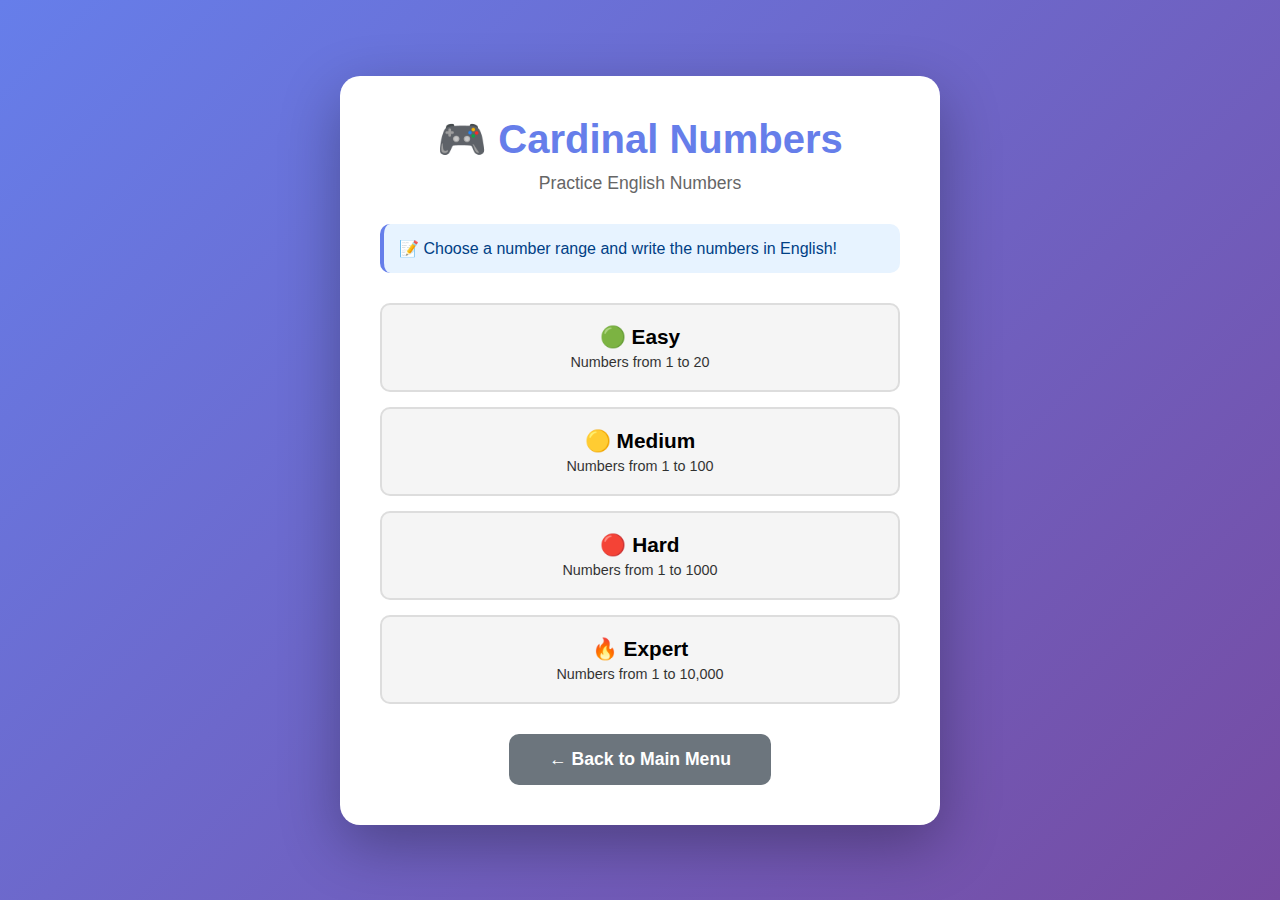
<file: games/cardinal-numbers/cardinal-numbers.html>
<!DOCTYPE html>
<html lang="pt-BR">
<head>
    <meta charset="UTF-8">
    <meta name="viewport" content="width=device-width, initial-scale=1.0">
    <title>Cardinal Numbers Game - English Practice</title>
    <style>
        * {
            margin: 0;
            padding: 0;
            box-sizing: border-box;
        }

        body {
            font-family: 'Segoe UI', Tahoma, Geneva, Verdana, sans-serif;
            background: linear-gradient(135deg, #667eea 0%, #764ba2 100%);
            min-height: 100vh;
            display: flex;
            justify-content: center;
            align-items: center;
            padding: 20px;
        }

        .container {
            background: white;
            border-radius: 20px;
            box-shadow: 0 20px 60px rgba(0, 0, 0, 0.3);
            padding: 40px;
            max-width: 600px;
            width: 100%;
        }

        h1 {
            color: #667eea;
            text-align: center;
            margin-bottom: 10px;
            font-size: 2.5em;
        }

        .subtitle {
            text-align: center;
            color: #666;
            margin-bottom: 30px;
            font-size: 1.1em;
        }

        .screen {
            display: none;
        }

        .screen.active {
            display: block;
        }

        .range-selector {
            margin: 30px 0;
        }

        .range-option {
            background: #f5f5f5;
            border: 2px solid #ddd;
            border-radius: 10px;
            padding: 20px;
            margin: 15px 0;
            cursor: pointer;
            transition: all 0.3s ease;
            text-align: center;
        }

        .range-option:hover {
            background: #667eea;
            border-color: #667eea;
            color: white;
            transform: translateY(-2px);
            box-shadow: 0 5px 15px rgba(102, 126, 234, 0.3);
        }

        .range-option h3 {
            font-size: 1.3em;
            margin-bottom: 5px;
        }

        .range-option p {
            font-size: 0.9em;
            opacity: 0.8;
        }

        .game-area {
            text-align: center;
        }

        .score-board {
            display: flex;
            justify-content: space-around;
            margin-bottom: 30px;
            padding: 20px;
            background: #f5f5f5;
            border-radius: 10px;
        }

        .score-item {
            text-align: center;
        }

        .score-label {
            font-size: 0.9em;
            color: #666;
            margin-bottom: 5px;
        }

        .score-value {
            font-size: 1.8em;
            font-weight: bold;
            color: #667eea;
        }

        .number-display {
            background: linear-gradient(135deg, #667eea 0%, #764ba2 100%);
            color: white;
            font-size: 4em;
            font-weight: bold;
            padding: 40px;
            border-radius: 15px;
            margin: 30px 0;
            box-shadow: 0 10px 30px rgba(102, 126, 234, 0.3);
        }

        .input-group {
            margin: 30px 0;
        }

        input[type="text"] {
            width: 100%;
            padding: 15px 20px;
            font-size: 1.2em;
            border: 2px solid #ddd;
            border-radius: 10px;
            outline: none;
            transition: border-color 0.3s ease;
        }

        input[type="text"]:focus {
            border-color: #667eea;
        }

        .feedback {
            margin: 20px 0;
            padding: 15px;
            border-radius: 10px;
            font-weight: bold;
            text-align: center;
            min-height: 50px;
            display: flex;
            align-items: center;
            justify-content: center;
        }

        .feedback.correct {
            background: #d4edda;
            color: #155724;
            border: 2px solid #c3e6cb;
        }

        .feedback.incorrect {
            background: #f8d7da;
            color: #721c24;
            border: 2px solid #f5c6cb;
        }

        .feedback.hidden {
            opacity: 0;
        }

        button {
            background: linear-gradient(135deg, #667eea 0%, #764ba2 100%);
            color: white;
            border: none;
            padding: 15px 40px;
            font-size: 1.1em;
            border-radius: 10px;
            cursor: pointer;
            transition: transform 0.2s ease, box-shadow 0.2s ease;
            font-weight: bold;
        }

        button:hover {
            transform: translateY(-2px);
            box-shadow: 0 5px 15px rgba(102, 126, 234, 0.4);
        }

        button:active {
            transform: translateY(0);
        }

        .button-group {
            display: flex;
            gap: 15px;
            justify-content: center;
            margin-top: 20px;
        }

        .secondary-button {
            background: #6c757d;
        }

        .instruction {
            background: #e7f3ff;
            padding: 15px;
            border-radius: 10px;
            margin: 20px 0;
            color: #004085;
            border-left: 4px solid #667eea;
        }
    </style>
</head>
<body>
    <div class="container">
        <!-- Tela Inicial -->
        <div id="startScreen" class="screen active">
            <h1>🎮 Cardinal Numbers</h1>
            <p class="subtitle">Practice English Numbers</p>
            
            <div class="instruction">
                📝 Choose a number range and write the numbers in English!
            </div>

            <div class="range-selector">
                <div class="range-option" onclick="startGame(1, 20)">
                    <h3>🟢 Easy</h3>
                    <p>Numbers from 1 to 20</p>
                </div>
                
                <div class="range-option" onclick="startGame(1, 100)">
                    <h3>🟡 Medium</h3>
                    <p>Numbers from 1 to 100</p>
                </div>
                
                <div class="range-option" onclick="startGame(1, 1000)">
                    <h3>🔴 Hard</h3>
                    <p>Numbers from 1 to 1000</p>
                </div>
                
                <div class="range-option" onclick="startGame(1, 10000)">
                    <h3>🔥 Expert</h3>
                    <p>Numbers from 1 to 10,000</p>
                </div>
            </div>

            <div class="button-group">
                <button class="secondary-button" onclick="backToMainMenu()">← Back to Main Menu</button>
            </div>
        </div>

        <!-- Tela do Jogo -->
        <div id="gameScreen" class="screen">
            <h1>🎮 Cardinal Numbers</h1>
            
            <div class="score-board">
                <div class="score-item">
                    <div class="score-label">Correct</div>
                    <div class="score-value" id="correctScore">0</div>
                </div>
                <div class="score-item">
                    <div class="score-label">Incorrect</div>
                    <div class="score-value" id="incorrectScore" style="color: #dc3545;">0</div>
                </div>
                <div class="score-item">
                    <div class="score-label">Total</div>
                    <div class="score-value" id="totalScore" style="color: #6c757d;">0</div>
                </div>
            </div>

            <div class="instruction">
                Write the number below in English and press Enter
            </div>

            <div class="number-display" id="numberDisplay">0</div>

            <div class="input-group">
                <input 
                    type="text" 
                    id="answerInput" 
                    placeholder="Type the number in English..." 
                    autocomplete="off"
                    onkeypress="handleKeyPress(event)"
                >
            </div>

            <div id="feedback" class="feedback hidden"></div>

            <div class="button-group">
                <button onclick="checkAnswer()">✓ Check Answer</button>
                <button class="secondary-button" onclick="backToMainMenu()">← Back to Main Menu</button>
            </div>
        </div>
    </div>

    <script>
        let currentNumber = 0;
        let minRange = 1;
        let maxRange = 20;
        let correctCount = 0;
        let incorrectCount = 0;
        let totalCount = 0;
        let currentAnswer = '';

        function numberToWords(num) {
            const ones = ['', 'one', 'two', 'three', 'four', 'five', 'six', 'seven', 'eight', 'nine'];
            const teens = ['ten', 'eleven', 'twelve', 'thirteen', 'fourteen', 'fifteen', 'sixteen', 'seventeen', 'eighteen', 'nineteen'];
            const tens = ['', '', 'twenty', 'thirty', 'forty', 'fifty', 'sixty', 'seventy', 'eighty', 'ninety'];
            
            if (num === 0) return 'zero';
            
            if (num < 10) return ones[num];
            if (num < 20) return teens[num - 10];
            if (num < 100) {
                return tens[Math.floor(num / 10)] + (num % 10 !== 0 ? '-' + ones[num % 10] : '');
            }
            if (num < 1000) {
                return ones[Math.floor(num / 100)] + ' hundred' + 
                    (num % 100 !== 0 ? ' and ' + numberToWords(num % 100) : '');
            }
            if (num < 1000000) {
                return numberToWords(Math.floor(num / 1000)) + ' thousand' + 
                    (num % 1000 !== 0 ? ' ' + numberToWords(num % 1000) : '');
            }
            
            return num.toString();
        }

        function getRandomNumber(min, max) {
            return Math.floor(Math.random() * (max - min + 1)) + min;
        }

        function startGame(min, max) {
            minRange = min;
            maxRange = max;
            correctCount = 0;
            incorrectCount = 0;
            totalCount = 0;
            
            updateScores();
            showScreen('gameScreen');
            generateNewNumber();
        }

        function generateNewNumber() {
            currentNumber = getRandomNumber(minRange, maxRange);
            currentAnswer = numberToWords(currentNumber);
            document.getElementById('numberDisplay').textContent = currentNumber;
            document.getElementById('answerInput').value = '';
            document.getElementById('answerInput').focus();
            hideFeedback();
        }

        function normalizeAnswer(text) {
            return text.toLowerCase()
                .trim()
                .replace(/\s+/g, ' ')
                .replace(/,/g, '')
                .replace(/\band\b/g, 'and');
        }

        function checkAnswer() {
            const userAnswer = document.getElementById('answerInput').value;
            const normalizedUser = normalizeAnswer(userAnswer);
            const normalizedCorrect = normalizeAnswer(currentAnswer);
            
            const feedbackElement = document.getElementById('feedback');
            
            if (normalizedUser === normalizedCorrect) {
                correctCount++;
                totalCount++;
                feedbackElement.textContent = '✓ Correct! Well done!';
                feedbackElement.className = 'feedback correct';
                
                updateScores();
                
                setTimeout(() => {
                    generateNewNumber();
                }, 600);
            } else {
                incorrectCount++;
                totalCount++;
                feedbackElement.textContent = `✗ Incorrect. The correct answer is: "${currentAnswer}"`;
                feedbackElement.className = 'feedback incorrect';
                
                updateScores();
                
                setTimeout(() => {
                    generateNewNumber();
                }, 1500);
            }
        }

        function updateScores() {
            document.getElementById('correctScore').textContent = correctCount;
            document.getElementById('incorrectScore').textContent = incorrectCount;
            document.getElementById('totalScore').textContent = totalCount;
        }

        function hideFeedback() {
            document.getElementById('feedback').className = 'feedback hidden';
        }

        function handleKeyPress(event) {
            if (event.key === 'Enter') {
                checkAnswer();
            }
        }

        function showScreen(screenId) {
            document.querySelectorAll('.screen').forEach(screen => {
                screen.classList.remove('active');
            });
            document.getElementById(screenId).classList.add('active');
        }

        function backToStart() {
            showScreen('startScreen');
        }

        function backToMainMenu() {
            window.location.href = '../../index.html';
        }
    </script>
</body>
</html>
</file>
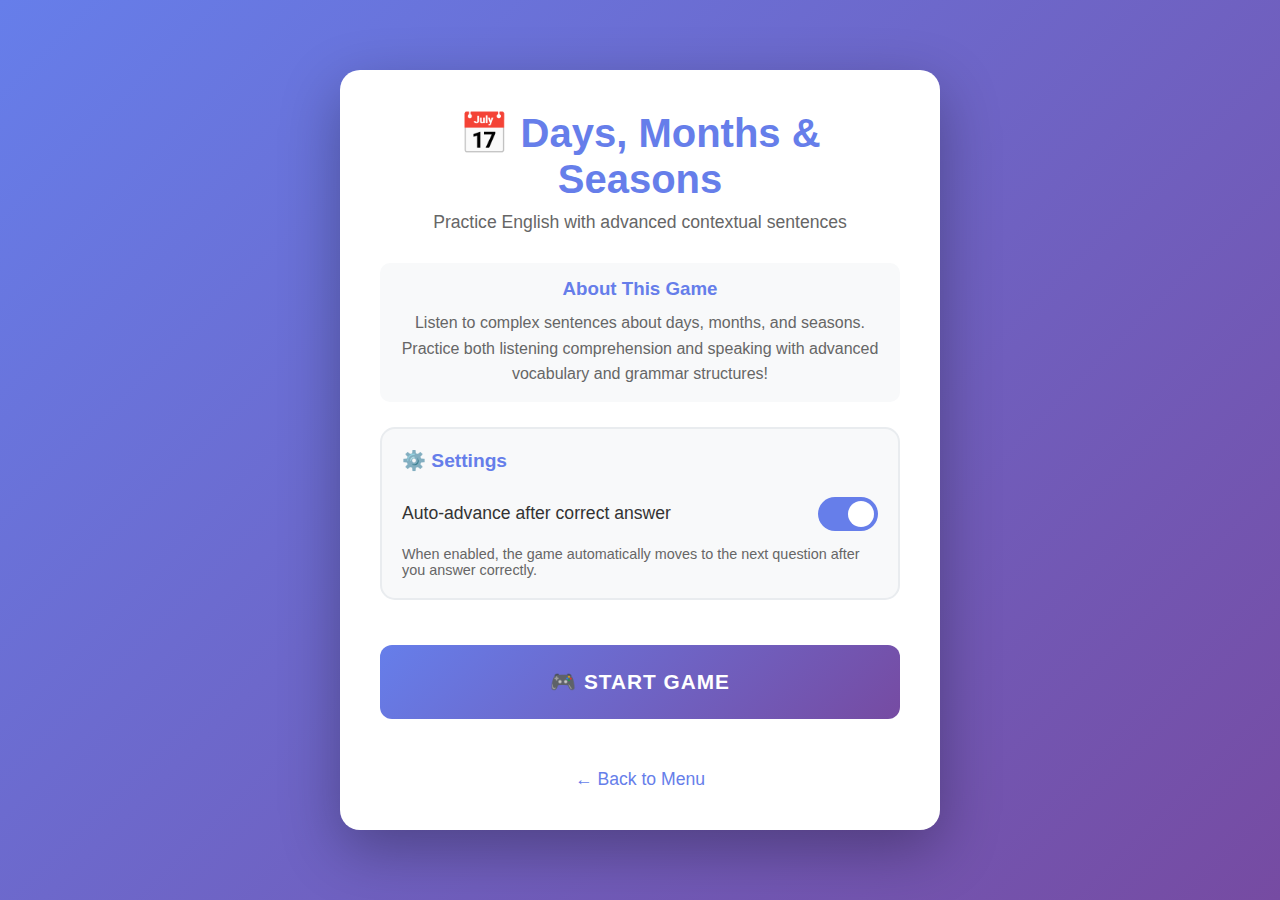
<file: games/days-months-seasons/days-months-seasons.html>
<!DOCTYPE html>
<html lang="en">
<head>
    <meta charset="UTF-8">
    <meta name="viewport" content="width=device-width, initial-scale=1.0">
    <title>Days, Months & Seasons - English Game</title>
    <style>
        * {
            margin: 0;
            padding: 0;
            box-sizing: border-box;
        }

        body {
            font-family: 'Segoe UI', Tahoma, Geneva, Verdana, sans-serif;
            background: linear-gradient(135deg, #667eea 0%, #764ba2 100%);
            min-height: 100vh;
            display: flex;
            justify-content: center;
            align-items: center;
            padding: 20px;
        }

        .container {
            background: white;
            border-radius: 20px;
            box-shadow: 0 20px 60px rgba(0, 0, 0, 0.3);
            padding: 40px;
            max-width: 600px;
            width: 100%;
        }

        h1 {
            color: #667eea;
            text-align: center;
            margin-bottom: 10px;
            font-size: 2.5em;
        }

        .subtitle {
            text-align: center;
            color: #666;
            margin-bottom: 30px;
            font-size: 1.1em;
        }

        .screen {
            display: none;
        }

        .screen.active {
            display: block;
            animation: fadeIn 0.3s ease-in;
        }

        @keyframes fadeIn {
            from { opacity: 0; transform: translateY(10px); }
            to { opacity: 1; transform: translateY(0); }
        }

        .difficulty-buttons {
            display: grid;
            gap: 15px;
            margin-top: 30px;
        }

        .btn {
            padding: 20px;
            font-size: 1.2em;
            border: none;
            border-radius: 12px;
            cursor: pointer;
            transition: all 0.3s ease;
            font-weight: 600;
            text-transform: uppercase;
            letter-spacing: 1px;
        }

        .btn:hover {
            transform: translateY(-3px);
            box-shadow: 0 10px 20px rgba(0, 0, 0, 0.2);
        }

        .btn-easy {
            background: linear-gradient(135deg, #84fab0 0%, #8fd3f4 100%);
            color: #fff;
        }

        .btn-medium {
            background: linear-gradient(135deg, #ffecd2 0%, #fcb69f 100%);
            color: #fff;
        }

        .btn-hard {
            background: linear-gradient(135deg, #ff9a9e 0%, #fecfef 100%);
            color: #fff;
        }

        .btn-primary {
            background: linear-gradient(135deg, #667eea 0%, #764ba2 100%);
            color: white;
            padding: 15px 30px;
            font-size: 1.1em;
        }

        .btn-secondary {
            background: #e0e0e0;
            color: #333;
            padding: 12px 25px;
            font-size: 1em;
        }

        .game-header {
            display: flex;
            justify-content: space-between;
            align-items: center;
            margin-bottom: 30px;
            padding-bottom: 20px;
            border-bottom: 2px solid #e0e0e0;
        }

        .progress {
            font-size: 1.2em;
            color: #667eea;
            font-weight: 600;
        }

        .score-display {
            display: flex;
            gap: 15px;
        }

        .score-item {
            text-align: center;
            padding: 8px 15px;
            border-radius: 8px;
            font-weight: 600;
        }

        .score-correct {
            background: #d4edda;
            color: #155724;
        }

        .score-incorrect {
            background: #f8d7da;
            color: #721c24;
        }

        .exercise-container {
            min-height: 300px;
            display: flex;
            flex-direction: column;
            gap: 20px;
        }

        .audio-control {
            text-align: center;
            padding: 40px;
            background: linear-gradient(135deg, #667eea 0%, #764ba2 100%);
            border-radius: 15px;
            color: white;
        }

        .play-button {
            background: white;
            color: #667eea;
            border: none;
            border-radius: 50%;
            width: 80px;
            height: 80px;
            font-size: 2em;
            cursor: pointer;
            transition: all 0.3s ease;
            display: flex;
            align-items: center;
            justify-content: center;
            margin: 20px auto;
        }

        .play-button:hover {
            transform: scale(1.1);
            box-shadow: 0 5px 15px rgba(0, 0, 0, 0.3);
        }

        .play-button:active {
            transform: scale(0.95);
        }

        .options-container {
            display: grid;
            gap: 12px;
        }

        .option-button {
            padding: 18px;
            border: 2px solid #e0e0e0;
            background: white;
            border-radius: 12px;
            cursor: pointer;
            transition: all 0.3s ease;
            font-size: 1.1em;
            text-align: left;
            display: flex;
            align-items: center;
            gap: 15px;
        }

        .option-button:hover {
            border-color: #667eea;
            background: #f8f9ff;
            transform: translateX(5px);
        }

        .option-button.selected {
            border-color: #667eea;
            background: #667eea;
            color: white;
        }

        .option-button.correct {
            border-color: #28a745;
            background: #d4edda;
            color: #155724;
        }

        .option-button.incorrect {
            border-color: #dc3545;
            background: #f8d7da;
            color: #721c24;
        }

        .option-button:disabled {
            cursor: not-allowed;
            opacity: 0.7;
        }

        .option-label {
            font-weight: 700;
            min-width: 30px;
        }

        .mic-container {
            text-align: center;
            padding: 40px;
        }

        .mic-button {
            background: linear-gradient(135deg, #667eea 0%, #764ba2 100%);
            color: white;
            border: none;
            border-radius: 50%;
            width: 100px;
            height: 100px;
            font-size: 2.5em;
            cursor: pointer;
            transition: all 0.3s ease;
            display: flex;
            align-items: center;
            justify-content: center;
            margin: 20px auto;
            position: relative;
        }

        .mic-button:hover {
            transform: scale(1.05);
            box-shadow: 0 5px 20px rgba(102, 126, 234, 0.4);
        }

        .mic-button.recording {
            animation: pulse 1.5s infinite;
            background: linear-gradient(135deg, #ff6b6b 0%, #ee5a6f 100%);
        }

        @keyframes pulse {
            0%, 100% { transform: scale(1); }
            50% { transform: scale(1.1); }
        }

        .mic-status {
            margin-top: 20px;
            font-size: 1.2em;
            color: #666;
            min-height: 30px;
        }

        .mic-status.recording {
            color: #dc3545;
            font-weight: 600;
        }

        .transcript-display {
            margin-top: 20px;
            padding: 20px;
            background: #f8f9fa;
            border-radius: 10px;
            min-height: 60px;
            font-size: 1.1em;
            color: #333;
        }

        .feedback {
            padding: 15px;
            border-radius: 10px;
            margin-top: 20px;
            font-weight: 600;
            text-align: center;
            animation: slideDown 0.3s ease;
        }

        @keyframes slideDown {
            from { opacity: 0; transform: translateY(-10px); }
            to { opacity: 1; transform: translateY(0); }
        }

        .feedback.success {
            background: #d4edda;
            color: #155724;
            border: 2px solid #28a745;
        }

        .feedback.error {
            background: #f8d7da;
            color: #721c24;
            border: 2px solid #dc3545;
        }

        .button-group {
            display: flex;
            gap: 15px;
            margin-top: 30px;
            justify-content: center;
        }

        .results-container {
            text-align: center;
        }

        .final-score {
            font-size: 3em;
            color: #667eea;
            margin: 30px 0;
            font-weight: 700;
        }

        .performance-message {
            font-size: 1.3em;
            color: #666;
            margin-bottom: 30px;
        }

        .performance-excellent {
            color: #28a745;
            font-weight: 600;
        }

        .performance-good {
            color: #ffc107;
            font-weight: 600;
        }

        .performance-needspractice {
            color: #dc3545;
            font-weight: 600;
        }

        .back-home {
            display: inline-block;
            margin-top: 20px;
            color: #667eea;
            text-decoration: none;
            font-size: 1.1em;
        }

        .back-home:hover {
            text-decoration: underline;
        }

        .instruction-text {
            text-align: center;
            font-size: 1.2em;
            color: #666;
            margin-bottom: 20px;
        }

        .difficulty-info {
            text-align: center;
            padding: 15px;
            background: #f8f9fa;
            border-radius: 10px;
            margin-bottom: 20px;
        }

        .difficulty-info h3 {
            color: #667eea;
            margin-bottom: 10px;
        }

        .difficulty-info p {
            color: #666;
            line-height: 1.6;
        }

        @media (max-width: 600px) {
            .container {
                padding: 25px;
            }

            h1 {
                font-size: 2em;
            }

            .btn {
                padding: 15px;
                font-size: 1em;
            }

            .score-display {
                flex-direction: column;
                gap: 8px;
            }
        }

        .loading {
            text-align: center;
            color: #667eea;
            font-size: 1.2em;
            padding: 40px;
        }

        @keyframes spin {
            to { transform: rotate(360deg); }
        }

        .spinner {
            display: inline-block;
            width: 40px;
            height: 40px;
            border: 4px solid #f3f3f3;
            border-top: 4px solid #667eea;
            border-radius: 50%;
            animation: spin 1s linear infinite;
            margin: 20px auto;
        }

        /* Toggle Switch */
        .switch {
            position: relative;
            display: inline-block;
            width: 60px;
            height: 34px;
        }

        .switch input {
            opacity: 0;
            width: 0;
            height: 0;
        }

        .slider {
            position: absolute;
            cursor: pointer;
            top: 0;
            left: 0;
            right: 0;
            bottom: 0;
            background-color: #ccc;
            transition: .4s;
            border-radius: 34px;
        }

        .slider:before {
            position: absolute;
            content: "";
            height: 26px;
            width: 26px;
            left: 4px;
            bottom: 4px;
            background-color: white;
            transition: .4s;
            border-radius: 50%;
        }

        input:checked + .slider {
            background-color: #667eea;
        }

        input:checked + .slider:before {
            transform: translateX(26px);
        }

        /* Audio Controls */
        .audio-controls {
            display: flex;
            gap: 10px;
            justify-content: center;
            align-items: center;
            margin-top: 15px;
        }

        .speed-button {
            background: rgba(255, 255, 255, 0.3);
            border: 2px solid rgba(255, 255, 255, 0.6);
            color: white;
            padding: 8px 16px;
            border-radius: 8px;
            cursor: pointer;
            font-size: 0.9em;
            transition: all 0.3s ease;
        }

        .speed-button:hover {
            background: rgba(255, 255, 255, 0.5);
            transform: scale(1.05);
        }

        .speed-button.active {
            background: white;
            color: #667eea;
            font-weight: 600;
        }

        .back-button {
            background: #e0e0e0;
            color: #333;
            border: none;
            padding: 10px 20px;
            border-radius: 8px;
            cursor: pointer;
            font-size: 1em;
            transition: all 0.3s ease;
            display: inline-flex;
            align-items: center;
            gap: 8px;
        }

        .back-button:hover {
            background: #d0d0d0;
            transform: translateX(-3px);
        }

        .transcript-toggle {
            background: rgba(255, 255, 255, 0.3);
            border: 2px solid rgba(255, 255, 255, 0.6);
            color: white;
            padding: 10px 20px;
            border-radius: 8px;
            cursor: pointer;
            font-size: 1em;
            transition: all 0.3s ease;
            margin-top: 15px;
        }

        .transcript-toggle:hover {
            background: rgba(255, 255, 255, 0.5);
            transform: scale(1.05);
        }

        .transcript-box {
            display: none;
            margin-top: 20px;
            padding: 20px;
            background: rgba(255, 255, 255, 0.9);
            border-radius: 12px;
            border-left: 4px solid white;
            color: #333;
            font-size: 1.1em;
            line-height: 1.6;
            animation: slideDown 0.3s ease;
        }

        .transcript-box.visible {
            display: block;
        }

        .transcript-label {
            font-weight: 600;
            color: #667eea;
            margin-bottom: 10px;
            font-size: 0.9em;
            text-transform: uppercase;
            letter-spacing: 1px;
        }
    </style>
</head>
<body>
    <div class="container">
        <!-- Start Screen -->
        <div id="startScreen" class="screen active">
            <h1>📅 Days, Months & Seasons</h1>
            <p class="subtitle">Practice English with advanced contextual sentences</p>
            
            <div class="difficulty-info">
                <h3>About This Game</h3>
                <p>Listen to complex sentences about days, months, and seasons. Practice both listening comprehension and speaking with advanced vocabulary and grammar structures!</p>
            </div>

            <!-- Settings Panel -->
            <div style="background: #f8f9fa; padding: 20px; border-radius: 15px; margin: 25px 0; border: 2px solid #e9ecef;">
                <h3 style="color: #667eea; margin-bottom: 15px; font-size: 1.2em;">⚙️ Settings</h3>
                
                <div style="display: flex; align-items: center; justify-content: space-between; padding: 10px 0;">
                    <label style="font-size: 1.1em; color: #333; cursor: pointer;" for="autoAdvanceToggle">
                        Auto-advance after correct answer
                    </label>
                    <label class="switch">
                        <input type="checkbox" id="autoAdvanceToggle" checked onchange="toggleAutoAdvance()">
                        <span class="slider"></span>
                    </label>
                </div>
                <p style="font-size: 0.9em; color: #666; margin-top: 5px;">
                    When enabled, the game automatically moves to the next question after you answer correctly.
                </p>
            </div>

            <button class="btn btn-primary" onclick="startGame()" style="width: 100%; padding: 25px; font-size: 1.3em; margin-top: 20px;">
                🎮 Start Game
            </button>

            <div style="text-align: center; margin-top: 30px;">
                <a href="../../index.html" class="back-home">← Back to Menu</a>
            </div>
        </div>

        <!-- Game Screen -->
        <div id="gameScreen" class="screen">
            <div class="game-header">
                <div class="progress">
                    Question <span id="currentQuestion">1</span>/<span id="totalQuestions">10</span>
                </div>
                <div class="score-display">
                    <div class="score-item score-correct">
                        ✓ <span id="correctCount">0</span>
                    </div>
                    <div class="score-item score-incorrect">
                        ✗ <span id="incorrectCount">0</span>
                    </div>
                </div>
            </div>

            <div id="exerciseContainer" class="exercise-container">
                <!-- Exercise content will be dynamically inserted here -->
            </div>
        </div>

        <!-- Results Screen -->
        <div id="resultsScreen" class="screen">
            <div class="results-container">
                <h1>🎉 Game Complete!</h1>
                
                <div class="final-score">
                    <span id="finalCorrect">0</span> / <span id="finalTotal">10</span>
                </div>

                <div class="performance-message">
                    <span id="performanceText"></span>
                </div>

                <div class="button-group">
                    <button class="btn btn-primary" onclick="restartGame()">Play Again</button>
                    <button class="btn btn-secondary" onclick="showScreen('startScreen')">Back to Start</button>
                </div>

                <div style="text-align: center; margin-top: 30px;">
                    <a href="../../index.html" class="back-home">← Back to Menu</a>
                </div>
            </div>
        </div>
    </div>

    <script>
        // ============================================
        // REUSABLE SENTENCE DATABASE STRUCTURE
        // This structure can be easily adapted for other games
        // Database loaded from external JSON file
        // ============================================
        
        let sentenceDatabase = null;
        let databaseLoaded = false;

        // ============================================
        // DATABASE LOADING
        // ============================================
        async function loadDatabase() {
            try {
                const response = await fetch('./database.json');
                if (!response.ok) {
                    throw new Error('Failed to load database');
                }
                sentenceDatabase = await response.json();
                databaseLoaded = true;
                console.log('Database loaded successfully');
            } catch (error) {
                console.error('Error loading database:', error);
                alert('Error loading game data. Please refresh the page.');
            }
        }

        // ============================================
        // GAME STATE
        // ============================================
        let gameState = {
            currentQuestionIndex: 0,
            totalQuestions: 10,
            correctCount: 0,
            incorrectCount: 0,
            exercises: [],
            currentExercise: null,
            recognition: null,
            isListening: false,
            autoAdvance: true,
            audioSpeed: 1.0 // 1.0 = normal, 0.7 = slow
        };

        // ============================================
        // CORE GAME ENGINE - REUSABLE
        // ============================================

        async function startGame() {
            if (!databaseLoaded) {
                await loadDatabase();
            }
            
            gameState.currentQuestionIndex = 0;
            gameState.correctCount = 0;
            gameState.incorrectCount = 0;
            gameState.exercises = generateExercises(10);
            
            showScreen('gameScreen');
            loadNextExercise();
        }

        function toggleAutoAdvance() {
            gameState.autoAdvance = document.getElementById('autoAdvanceToggle').checked;
        }

        function setAudioSpeed(speed) {
            gameState.audioSpeed = speed;
            
            // Update button states
            document.querySelectorAll('.speed-button').forEach(btn => {
                btn.classList.remove('active');
            });
            event.target.classList.add('active');
        }

        function generateExercises(count) {
            const exercises = [];
            const templates = sentenceDatabase.sentences;
            
            for (let i = 0; i < count; i++) {
                // Randomly choose exercise type (50/50 split)
                const type = Math.random() < 0.5 ? 'listenChoose' : 'listenRepeat';
                
                // Randomly select a template
                const template = templates[Math.floor(Math.random() * templates.length)];
                
                // Generate sentence with variables filled
                const exerciseData = fillVariables(template);
                
                exercises.push({
                    type: type,
                    ...exerciseData
                });
            }
            
            return exercises;
        }

        function fillVariables(template) {
            let sentence = template.sentence;
            let answer = template.answer;
            const usedValues = {};

            // Find all variables in the sentence
            const variablePattern = /\{([^}:]+)(?::([^}]+))?\}/g;
            let match;
            
            while ((match = variablePattern.exec(template.sentence)) !== null) {
                const [fullMatch, varName, fixedValue] = match;
                
                // Use fixed value if provided, otherwise random
                let value;
                if (fixedValue) {
                    value = fixedValue;
                } else if (usedValues[varName]) {
                    value = usedValues[varName];
                } else {
                    const pool = sentenceDatabase.variables[varName];
                    value = pool[Math.floor(Math.random() * pool.length)];
                    usedValues[varName] = value;
                }
                
                sentence = sentence.replace(fullMatch, value);
            }

            // Fill variables in answer
            variablePattern.lastIndex = 0;
            while ((match = variablePattern.exec(template.answer)) !== null) {
                const [fullMatch, varName, fixedValue] = match;
                const value = fixedValue || usedValues[varName];
                answer = answer.replace(fullMatch, value);
            }

            // Fill variables in question
            let question = template.question;
            variablePattern.lastIndex = 0;
            while ((match = variablePattern.exec(template.question)) !== null) {
                const [fullMatch, varName, fixedValue] = match;
                const value = fixedValue || usedValues[varName];
                question = question.replace(fullMatch, value);
            }

            // Generate wrong answers based on category
            const wrongAnswers = generateWrongAnswers(answer, template.category);

            return {
                sentence: sentence,
                question: question,
                correctAnswer: answer,
                wrongAnswers: wrongAnswers,
                category: template.category
            };
        }

        function generateWrongAnswers(correctAnswer, category) {
            let pool;
            
            if (category === 'days') {
                pool = sentenceDatabase.variables.day;
            } else if (category === 'months') {
                pool = sentenceDatabase.variables.month;
            } else if (category === 'seasons') {
                pool = sentenceDatabase.variables.season;
            }

            // Get 3 random wrong answers
            const wrong = pool.filter(item => item !== correctAnswer);
            const shuffled = wrong.sort(() => Math.random() - 0.5);
            return shuffled.slice(0, 3);
        }

        function loadNextExercise() {
            if (gameState.currentQuestionIndex >= gameState.totalQuestions) {
                showResults();
                return;
            }

            gameState.currentExercise = gameState.exercises[gameState.currentQuestionIndex];
            
            // Update progress
            document.getElementById('currentQuestion').textContent = gameState.currentQuestionIndex + 1;
            document.getElementById('totalQuestions').textContent = gameState.totalQuestions;
            
            // Render exercise based on type
            if (gameState.currentExercise.type === 'listenChoose') {
                renderListenChooseExercise();
            } else {
                renderListenRepeatExercise();
            }
            
            // Populate transcript after rendering
            setTimeout(() => {
                const transcriptElement = document.getElementById('transcriptText');
                if (transcriptElement) {
                    transcriptElement.textContent = gameState.currentExercise.sentence;
                }
            }, 100);
        }

        function toggleTranscript() {
            const transcriptBox = document.getElementById('transcriptBox');
            const toggleButton = event.target;
            
            if (transcriptBox.classList.contains('visible')) {
                transcriptBox.classList.remove('visible');
                toggleButton.innerHTML = '👁️ Show Transcript';
            } else {
                transcriptBox.classList.add('visible');
                toggleButton.innerHTML = '🙈 Hide Transcript';
            }
        }

        // ============================================
        // LISTEN & CHOOSE EXERCISE
        // ============================================

        function renderListenChooseExercise() {
            const container = document.getElementById('exerciseContainer');
            
            // Create options array and shuffle
            const allOptions = [
                gameState.currentExercise.correctAnswer,
                ...gameState.currentExercise.wrongAnswers
            ];
            const shuffledOptions = allOptions.sort(() => Math.random() - 0.5);

            container.innerHTML = `
                <div style="display: flex; justify-content: space-between; align-items: center; margin-bottom: 20px;">
                    <button class="back-button" onclick="confirmBackToStart()">← Back</button>
                    <div class="instruction-text" style="margin: 0; flex: 1; text-align: center;">
                        🎧 Listen to the sentence
                    </div>
                    <div style="width: 100px;"></div>
                </div>
                
                <div class="audio-control">
                    <div style="font-size: 1.2em; margin-bottom: 10px;">Click to listen</div>
                    <button class="play-button" onclick="playAudio()">▶️</button>
                    <div class="audio-controls">
                        <button class="speed-button active" onclick="setAudioSpeed(1.0); playAudio(1.0);">Normal</button>
                        <button class="speed-button" onclick="setAudioSpeed(0.7); playAudio(0.7);">Slow</button>
                    </div>
                    <button class="transcript-toggle" onclick="toggleTranscript()">👁️ Show Transcript</button>
                    <div class="transcript-box" id="transcriptBox">
                        <div class="transcript-label">What was said:</div>
                        <div id="transcriptText"></div>
                    </div>
                    <div style="font-size: 0.9em; opacity: 0.9; margin-top: 10px;">Choose speed and replay as many times as you need</div>
                </div>

                <div style="text-align: center; margin: 20px 0; padding: 20px; background: #f8f9fa; border-radius: 12px; border-left: 4px solid #667eea;">
                    <div style="font-size: 1.3em; font-weight: 600; color: #333;">
                        ${gameState.currentExercise.question}
                    </div>
                </div>

                <div class="options-container">
                    ${shuffledOptions.map((option, index) => `
                        <button class="option-button" onclick="selectOption('${option}', this)">
                            <span class="option-label">${String.fromCharCode(65 + index)})</span>
                            <span>${option}</span>
                        </button>
                    `).join('')}
                </div>

                <div id="feedback"></div>

                <div class="button-group">
                    <button class="btn btn-primary" onclick="checkAnswer()" id="checkButton" disabled>
                        Check Answer
                    </button>
                </div>
            `;

            // Auto-play audio on load
            setTimeout(() => playAudio(), 500);
        }

        let selectedAnswer = null;

        function playAudio(speed = null) {
            const utterance = new SpeechSynthesisUtterance(gameState.currentExercise.sentence);
            utterance.lang = 'en-US';
            utterance.rate = speed || gameState.audioSpeed;
            window.speechSynthesis.cancel();
            window.speechSynthesis.speak(utterance);
        }

        function selectOption(answer, button) {
            // Deselect all options
            document.querySelectorAll('.option-button').forEach(btn => {
                btn.classList.remove('selected');
            });
            
            // Select clicked option
            button.classList.add('selected');
            selectedAnswer = answer;
            
            // Enable check button
            document.getElementById('checkButton').disabled = false;
        }

        function checkAnswer() {
            const isCorrect = selectedAnswer === gameState.currentExercise.correctAnswer;
            const feedback = document.getElementById('feedback');
            const checkButton = document.getElementById('checkButton');
            
            // Disable all option buttons
            document.querySelectorAll('.option-button').forEach(btn => {
                btn.disabled = true;
                
                // Highlight correct answer
                if (btn.textContent.includes(gameState.currentExercise.correctAnswer)) {
                    btn.classList.add('correct');
                }
                
                // Highlight incorrect selection
                if (!isCorrect && btn.textContent.includes(selectedAnswer)) {
                    btn.classList.add('incorrect');
                }
            });

            if (isCorrect) {
                gameState.correctCount++;
                feedback.innerHTML = '<div class="feedback success">✓ Correct! Well done!</div>';
                updateScore();
                
                // Auto-advance if enabled
                if (gameState.autoAdvance) {
                    setTimeout(() => {
                        nextQuestion();
                    }, 1500);
                } else {
                    checkButton.textContent = 'Next Question →';
                    checkButton.onclick = nextQuestion;
                }
            } else {
                gameState.incorrectCount++;
                feedback.innerHTML = `<div class="feedback error">✗ Incorrect. The correct answer is: <strong>${gameState.currentExercise.correctAnswer}</strong></div>`;
                updateScore();
                
                // Change button to "Next"
                checkButton.textContent = 'Next Question →';
                checkButton.onclick = nextQuestion;
            }
        }

        // ============================================
        // LISTEN & REPEAT EXERCISE
        // ============================================

        function renderListenRepeatExercise() {
            const container = document.getElementById('exerciseContainer');
            
            container.innerHTML = `
                <div style="display: flex; justify-content: space-between; align-items: center; margin-bottom: 20px;">
                    <button class="back-button" onclick="confirmBackToStart()">← Back</button>
                    <div class="instruction-text" style="margin: 0; flex: 1; text-align: center;">
                        🎧 Listen and repeat
                    </div>
                    <div style="width: 100px;"></div>
                </div>
                
                <div class="audio-control">
                    <div style="font-size: 1.2em; margin-bottom: 10px;">Click to listen</div>
                    <button class="play-button" onclick="playAudio()">▶️</button>
                    <div class="audio-controls">
                        <button class="speed-button active" onclick="setAudioSpeed(1.0); playAudio(1.0);">Normal</button>
                        <button class="speed-button" onclick="setAudioSpeed(0.7); playAudio(0.7);">Slow</button>
                    </div>
                    <button class="transcript-toggle" onclick="toggleTranscript()">👁️ Show Transcript</button>
                    <div class="transcript-box" id="transcriptBox">
                        <div class="transcript-label">What was said:</div>
                        <div id="transcriptText"></div>
                    </div>
                </div>

                <div class="mic-container">
                    <div style="font-size: 1.1em; margin-bottom: 15px; color: #666;">
                        Then click the microphone and repeat
                    </div>
                    <button class="mic-button" id="micButton" onclick="toggleRecording()">
                        🎤
                    </button>
                    <div class="mic-status" id="micStatus">Click to start recording</div>
                    <div class="transcript-display" id="transcript"></div>
                </div>

                <div id="feedback"></div>

                <div class="button-group" id="nextButtonContainer" style="display: none;">
                    <button class="btn btn-primary" onclick="nextQuestion()">
                        Next Question →
                    </button>
                </div>
            `;

            // Auto-play audio on load
            setTimeout(() => playAudio(), 500);

            // Initialize speech recognition
            initializeSpeechRecognition();
        }

        function initializeSpeechRecognition() {
            if (!('webkitSpeechRecognition' in window)) {
                document.getElementById('micStatus').innerHTML = 
                    '<span style="color: #dc3545;">Speech recognition not supported in this browser</span>';
                return;
            }

            gameState.recognition = new webkitSpeechRecognition();
            gameState.recognition.continuous = false;
            gameState.recognition.interimResults = false;
            gameState.recognition.lang = 'en-US';

            gameState.recognition.onstart = function() {
                gameState.isListening = true;
                document.getElementById('micButton').classList.add('recording');
                document.getElementById('micStatus').innerHTML = 
                    '<span class="recording">🔴 Recording... Speak now</span>';
            };

            gameState.recognition.onresult = function(event) {
                const transcript = event.results[0][0].transcript;
                document.getElementById('transcript').textContent = `You said: "${transcript}"`;
                validateSpeech(transcript);
            };

            gameState.recognition.onerror = function(event) {
                console.error('Speech recognition error:', event.error);
                document.getElementById('micStatus').innerHTML = 
                    '<span style="color: #dc3545;">Error: ' + event.error + '</span>';
                stopRecording();
            };

            gameState.recognition.onend = function() {
                stopRecording();
            };
        }

        function toggleRecording() {
            if (gameState.isListening) {
                gameState.recognition.stop();
            } else {
                gameState.recognition.start();
            }
        }

        function stopRecording() {
            gameState.isListening = false;
            const micButton = document.getElementById('micButton');
            if (micButton) {
                micButton.classList.remove('recording');
            }
            const micStatus = document.getElementById('micStatus');
            if (micStatus && !micStatus.innerHTML.includes('Correct') && !micStatus.innerHTML.includes('try again')) {
                micStatus.textContent = 'Click to record again';
            }
        }

        function validateSpeech(transcript) {
            const expected = normalizeText(gameState.currentExercise.sentence);
            const spoken = normalizeText(transcript);
            
            // Calculate similarity (simple approach - can be enhanced)
            const isCorrect = calculateSimilarity(expected, spoken) > 0.7;

            const feedback = document.getElementById('feedback');
            const micStatus = document.getElementById('micStatus');

            if (isCorrect) {
                gameState.correctCount++;
                feedback.innerHTML = '<div class="feedback success">✓ Excellent! You said it correctly!</div>';
                micStatus.innerHTML = '<span style="color: #28a745; font-weight: 600;">✓ Correct!</span>';
                document.getElementById('micButton').disabled = true;
                
                updateScore();
                
                // Auto-advance if enabled
                if (gameState.autoAdvance) {
                    setTimeout(() => {
                        nextQuestion();
                    }, 1500);
                } else {
                    document.getElementById('nextButtonContainer').style.display = 'flex';
                }
            } else {
                gameState.incorrectCount++;
                feedback.innerHTML = `
                    <div class="feedback error">
                        Not quite right. Try again!<br>
                        <small>Expected: "${gameState.currentExercise.sentence}"</small>
                    </div>
                `;
                micStatus.innerHTML = '<span style="color: #dc3545;">Try again - click to record</span>';
                
                updateScore();
            }
        }

        function normalizeText(text) {
            return text.toLowerCase()
                .replace(/[.,!?;:]/g, '')
                .replace(/\s+/g, ' ')
                .trim();
        }

        function calculateSimilarity(str1, str2) {
            const words1 = str1.split(' ');
            const words2 = str2.split(' ');
            
            let matches = 0;
            const maxLength = Math.max(words1.length, words2.length);
            
            words1.forEach(word => {
                if (words2.includes(word)) {
                    matches++;
                }
            });
            
            return matches / maxLength;
        }

        // ============================================
        // GAME FLOW
        // ============================================

        function nextQuestion() {
            gameState.currentQuestionIndex++;
            selectedAnswer = null;
            loadNextExercise();
        }

        function updateScore() {
            document.getElementById('correctCount').textContent = gameState.correctCount;
            document.getElementById('incorrectCount').textContent = gameState.incorrectCount;
        }

        function showResults() {
            document.getElementById('finalCorrect').textContent = gameState.correctCount;
            document.getElementById('finalTotal').textContent = gameState.totalQuestions;
            
            const percentage = (gameState.correctCount / gameState.totalQuestions) * 100;
            const performanceText = document.getElementById('performanceText');
            
            if (percentage >= 80) {
                performanceText.innerHTML = '<span class="performance-excellent">🌟 Excellent! Outstanding performance!</span>';
            } else if (percentage >= 60) {
                performanceText.innerHTML = '<span class="performance-good">👍 Good job! Keep practicing!</span>';
            } else {
                performanceText.innerHTML = '<span class="performance-needspractice">💪 Keep practicing! You\'ll get better!</span>';
            }
            
            showScreen('resultsScreen');
        }

        function restartGame() {
            startGame();
        }

        function confirmBackToStart() {
            if (confirm('Are you sure you want to go back? Your current progress will be lost.')) {
                showScreen('startScreen');
            }
        }

        function showScreen(screenId) {
            document.querySelectorAll('.screen').forEach(screen => {
                screen.classList.remove('active');
            });
            document.getElementById(screenId).classList.add('active');
        }

        // ============================================
        // INITIALIZATION
        // ============================================

        // Load database on page load
        window.addEventListener('DOMContentLoaded', () => {
            loadDatabase();
        });

        // Clean up speech synthesis on page unload
        window.addEventListener('beforeunload', () => {
            window.speechSynthesis.cancel();
            if (gameState.recognition) {
                gameState.recognition.stop();
            }
        });
    </script>
</body>
</html>
</file>
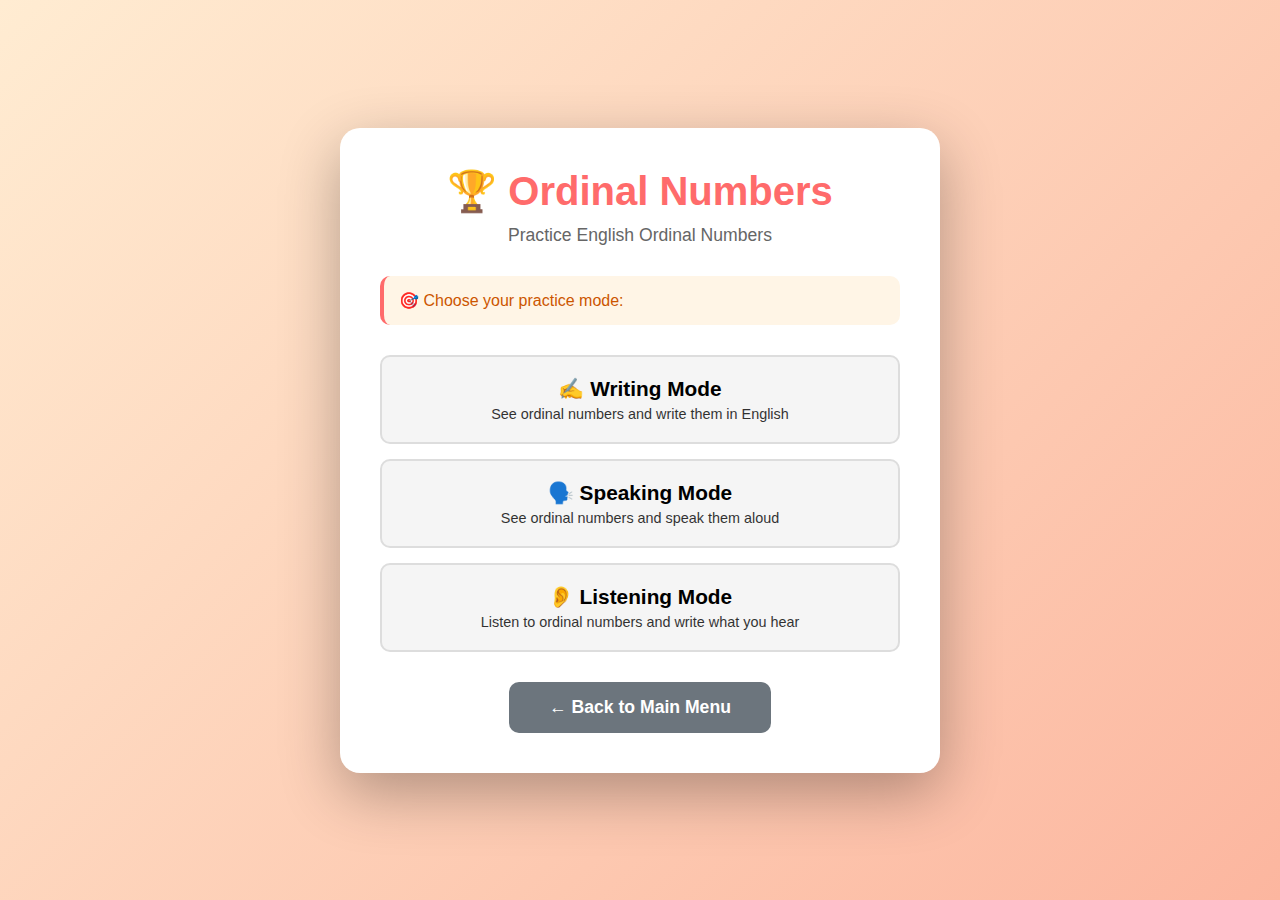
<file: games/ordinal-numbers/ordinal-numbers.html>
<!DOCTYPE html>
<html lang="pt-BR">
<head>
    <meta charset="UTF-8">
    <meta name="viewport" content="width=device-width, initial-scale=1.0">
    <title>Ordinal Numbers Game - English Practice</title>
    <link rel="stylesheet" href="../../css/styles.css">
</head>
<body class="theme-orange">
    <div class="container">
        <!-- Tela Inicial -->
        <div id="startScreen" class="screen active">
            <h1>🏆 Ordinal Numbers</h1>
            <p class="subtitle">Practice English Ordinal Numbers</p>
            
            <div class="instruction">
                🎯 Choose your practice mode:
            </div>

            <div class="selector-grid">
                <div class="selector-option" onclick="showModeScreen('writing')">
                    <h3>✍️ Writing Mode</h3>
                    <p>See ordinal numbers and write them in English</p>
                </div>
                
                <div class="selector-option" onclick="showModeScreen('speaking')">
                    <h3>🗣️ Speaking Mode</h3>
                    <p>See ordinal numbers and speak them aloud</p>
                </div>
                
                <div class="selector-option" onclick="showModeScreen('listening')">
                    <h3>👂 Listening Mode</h3>
                    <p>Listen to ordinal numbers and write what you hear</p>
                </div>
            </div>

            <div class="button-group">
                <button class="btn-secondary" onclick="backToMainMenu()">← Back to Main Menu</button>
            </div>
        </div>

        <!-- Tela de Seleção de Dificuldade -->
        <div id="difficultyScreen" class="screen">
            <h1>🏆 Ordinal Numbers</h1>
            <p class="subtitle" id="modeTitle">Writing Mode</p>
            
            <div class="instruction" id="modeInstruction">
                �📝 Choose a number range and write the ordinal numbers in English!<br>
                Examples: 1st → first, 2nd → second, 3rd → third, 4th → fourth
            </div>

            <div class="selector-grid">
                <div class="selector-option" onclick="startGame(1, 20)">
                    <h3>🟢 Easy</h3>
                    <p>Ordinal numbers from 1st to 20th</p>
                </div>
                
                <div class="selector-option" onclick="startGame(1, 100)">
                    <h3>🟡 Medium</h3>
                    <p>Ordinal numbers from 1st to 100th</p>
                </div>
                
                <div class="selector-option" onclick="startGame(1, 999999)">
                    <h3>🔴 Hard</h3>
                    <p>Ordinal numbers from 1st to 999,999th</p>
                </div>
                
                <div class="selector-option" onclick="startGame(1, 999999999)">
                    <h3>🔥 Expert</h3>
                    <p>Ordinal numbers from 1st to 999,999,999th</p>
                </div>
            </div>

            <div class="button-group">
                <button class="btn-secondary" onclick="backToStart()">← Back to Modes</button>
                <button class="btn-secondary" onclick="backToMainMenu()">← Main Menu</button>
            </div>
        </div>

        <!-- Tela do Jogo -->
        <div id="gameScreen" class="screen">
            <h1>🏆 Ordinal Numbers</h1>
            
            <div class="score-board">
                <div class="score-item">
                    <div class="score-label">Correct</div>
                    <div class="score-value" id="correctScore">0</div>
                </div>
                <div class="score-item">
                    <div class="score-label">Incorrect</div>
                    <div class="score-value incorrect" id="incorrectScore">0</div>
                </div>
                <div class="score-item">
                    <div class="score-label">Total</div>
                    <div class="score-value total" id="totalScore">0</div>
                </div>
            </div>

            <div class="instruction" id="gameInstruction">
                Write the ordinal number below in English and press Enter.<br>
                <small style="opacity: 0.8;">Keep trying until you get it right!</small>
            </div>

            <div class="number-display" id="numberDisplay">1st</div>

            <!-- Speaking Mode Controls -->
            <div id="speakingControls" class="input-group" style="display: none;">
                <button id="startSpeaking" onclick="startSpeechRecognition()" class="speech-button">🎤 Start Speaking</button>
                <button id="playAudio" onclick="playNumberAudio()" class="speech-button">🔊 Repeat Number</button>
            </div>

            <!-- Listening Mode Controls -->
            <div id="listeningControls" class="input-group" style="display: none;">
                <button id="playListening" onclick="playNumberAudio()" class="speech-button">🔊 Play Number</button>
                <div style="margin-top: 15px;">
                    <input 
                        type="text" 
                        id="listeningInput" 
                        placeholder="Type what you heard..." 
                        autocomplete="off"
                        onkeypress="handleKeyPress(event)"
                    >
                </div>
            </div>

            <!-- Writing Mode Controls (existing) -->
            <div id="writingControls" class="input-group">
                <input 
                    type="text" 
                    id="answerInput" 
                    placeholder="Type the ordinal number in English..." 
                    autocomplete="off"
                    onkeypress="handleKeyPress(event)"
                >
            </div>

            <div id="feedback" class="feedback hidden"></div>

            <div class="button-group">
                <button class="btn-primary" id="checkBtn" onclick="checkAnswer()">✓ Check Answer</button>
                <button class="btn-primary" id="nextBtn" onclick="generateNewNumber()" style="display: none;">→ Next Number</button>
                <button class="btn-secondary" onclick="backToDifficulty()">← Back to Difficulty</button>
                <button class="btn-secondary" onclick="backToMainMenu()">← Main Menu</button>
            </div>
        </div>
    </div>

    <script>
        let currentNumber = 0;
        let minRange = 1;
        let maxRange = 20;
        let correctCount = 0;
        let incorrectCount = 0;
        let totalCount = 0;
        let currentAnswer = '';
        let gameMode = 'writing'; // 'writing', 'speaking', 'listening'
        let speechSynthesis = window.speechSynthesis;
        let recognition = null;

        function numberToOrdinal(num) {
            const ones = ['', 'first', 'second', 'third', 'fourth', 'fifth', 'sixth', 'seventh', 'eighth', 'ninth'];
            const teens = ['tenth', 'eleventh', 'twelfth', 'thirteenth', 'fourteenth', 'fifteenth', 
                          'sixteenth', 'seventeenth', 'eighteenth', 'nineteenth'];
            const tens = ['', '', 'twentieth', 'thirtieth', 'fortieth', 'fiftieth', 
                         'sixtieth', 'seventieth', 'eightieth', 'ninetieth'];
            
            if (num === 0) return 'zeroth';
            
            if (num < 10) return ones[num];
            if (num < 20) return teens[num - 10];
            if (num < 100) {
                if (num % 10 === 0) {
                    return tens[Math.floor(num / 10)];
                } else {
                    const tensPlace = Math.floor(num / 10);
                    const onesPlace = num % 10;
                    return tens[tensPlace].replace('ieth', 'y-') + ones[onesPlace];
                }
            }
            if (num < 1000) {
                const hundreds = Math.floor(num / 100);
                const remainder = num % 100;
                const hundredText = hundreds === 1 ? 'a hundred' : ones[hundreds] + ' hundred';
                if (remainder === 0) {
                    return hundredText + 'th';
                } else {
                    return hundredText + ' and ' + numberToOrdinal(remainder);
                }
            }
            if (num < 1000000) {
                const thousands = Math.floor(num / 1000);
                const remainder = num % 1000;
                const thousandText = thousands === 1 ? 'a thousand' : numberToWords(thousands) + ' thousand';
                
                if (remainder === 0) {
                    return thousandText + 'th';
                } else {
                    return thousandText + ' ' + numberToOrdinal(remainder);
                }
            }
            if (num < 1000000000) {
                const millions = Math.floor(num / 1000000);
                const remainder = num % 1000000;
                const millionText = millions === 1 ? 'a million' : numberToWords(millions) + ' million';
                
                if (remainder === 0) {
                    return millionText + 'th';
                } else {
                    return millionText + ' ' + numberToOrdinal(remainder);
                }
            }
            
            return num.toString() + 'th';
        }

        function numberToWords(num) {
            const ones = ['', 'one', 'two', 'three', 'four', 'five', 'six', 'seven', 'eight', 'nine'];
            const teens = ['ten', 'eleven', 'twelve', 'thirteen', 'fourteen', 'fifteen', 'sixteen', 'seventeen', 'eighteen', 'nineteen'];
            const tens = ['', '', 'twenty', 'thirty', 'forty', 'fifty', 'sixty', 'seventy', 'eighty', 'ninety'];
            
            if (num === 0) return 'zero';
            
            if (num < 10) return ones[num];
            if (num < 20) return teens[num - 10];
            if (num < 100) {
                return tens[Math.floor(num / 10)] + (num % 10 !== 0 ? '-' + ones[num % 10] : '');
            }
            if (num < 1000) {
                const hundreds = Math.floor(num / 100);
                const remainder = num % 100;
                const hundredText = hundreds === 1 ? 'a hundred' : ones[hundreds] + ' hundred';
                return hundredText + (remainder !== 0 ? ' and ' + numberToWords(remainder) : '');
            }
            if (num < 1000000) {
                const thousands = Math.floor(num / 1000);
                const remainder = num % 1000;
                const thousandText = thousands === 1 ? 'a thousand' : numberToWords(thousands) + ' thousand';
                return thousandText + (remainder !== 0 ? ' ' + numberToWords(remainder) : '');
            }
            if (num < 1000000000) {
                const millions = Math.floor(num / 1000000);
                const remainder = num % 1000000;
                const millionText = millions === 1 ? 'a million' : numberToWords(millions) + ' million';
                return millionText + (remainder !== 0 ? ' ' + numberToWords(remainder) : '');
            }
            
            return num.toString();
        }

        function numberToOrdinalSuffix(num) {
            const lastTwoDigits = num % 100;
            const lastDigit = num % 10;
            
            const formattedNum = num.toLocaleString();
            
            if (lastTwoDigits >= 11 && lastTwoDigits <= 13) {
                return formattedNum + 'th';
            }
            
            switch (lastDigit) {
                case 1: return formattedNum + 'st';
                case 2: return formattedNum + 'nd';
                case 3: return formattedNum + 'rd';
                default: return formattedNum + 'th';
            }
        }

        function getRandomNumber(min, max) {
            return Math.floor(Math.random() * (max - min + 1)) + min;
        }

        function getSmartRandomNumber(min, max) {
            // Para ranges pequenos, usar distribuição normal
            if (max <= 100) {
                return getRandomNumber(min, max);
            }
            
            // Para ranges maiores, usar distribuição ponderada
            const rand = Math.random();
            
            if (max <= 999999) { // Hard mode
                if (rand < 0.15) {
                    // 15% - Unidades e dezenas (1-99)
                    return getRandomNumber(1, Math.min(99, max));
                } else if (rand < 0.35) {
                    // 20% - Centenas (100-999)
                    return getRandomNumber(100, Math.min(999, max));
                } else if (rand < 0.70) {
                    // 35% - Milhares (1000-99999)
                    return getRandomNumber(1000, Math.min(99999, max));
                } else {
                    // 30% - Dezenas/centenas de milhares (100000-999999)
                    return getRandomNumber(100000, max);
                }
            } else { // Expert mode
                if (rand < 0.10) {
                    // 10% - Unidades e dezenas (1-99)
                    return getRandomNumber(1, 99);
                } else if (rand < 0.15) {
                    // 5% - Centenas (100-999)
                    return getRandomNumber(100, 999);
                } else if (rand < 0.30) {
                    // 15% - Milhares (1000-99999)
                    return getRandomNumber(1000, 99999);
                } else if (rand < 0.60) {
                    // 30% - Centenas de milhares (100000-999999)
                    return getRandomNumber(100000, 999999);
                } else if (rand < 0.85) {
                    // 25% - Milhões (1000000-99999999)
                    return getRandomNumber(1000000, 99999999);
                } else {
                    // 15% - Centenas de milhões (100000000-999999999)
                    return getRandomNumber(100000000, max);
                }
            }
        }

        function startGame(min, max) {
            minRange = min;
            maxRange = max;
            correctCount = 0;
            incorrectCount = 0;
            totalCount = 0;
            
            updateScores();
            showScreen('gameScreen');
            setupGameMode();
            generateNewNumber();
        }

        function generateNewNumber() {
            currentNumber = getSmartRandomNumber(minRange, maxRange);
            currentAnswer = numberToOrdinal(currentNumber);
            document.getElementById('numberDisplay').textContent = numberToOrdinalSuffix(currentNumber);
            
            // Clear inputs based on mode
            if (gameMode === 'writing') {
                document.getElementById('answerInput').value = '';
                document.getElementById('answerInput').focus();
            } else if (gameMode === 'listening') {
                document.getElementById('listeningInput').value = '';
                document.getElementById('listeningInput').focus();
            }
            
            hideFeedback();
        }

        function normalizeAnswer(text) {
            return text.toLowerCase()
                .trim()
                .replace(/\s+/g, ' ')
                .replace(/,/g, '')
                .replace(/\band\b/g, 'and')
                .replace(/-/g, '-')
                // Normalizar variações de "a" vs "one"
                .replace(/\bone hundredth\b/g, 'a hundredth')
                .replace(/\bone thousandth\b/g, 'a thousandth')
                .replace(/\bone millionth\b/g, 'a millionth')
                .replace(/\bone hundred and\b/g, 'a hundred and')
                .replace(/\bone thousand\b/g, 'a thousand')
                .replace(/\bone million\b/g, 'a million');
        }

        function checkAnswer() {
            let userAnswer = '';
            
            if (gameMode === 'writing') {
                userAnswer = document.getElementById('answerInput').value;
            } else if (gameMode === 'listening') {
                userAnswer = document.getElementById('listeningInput').value;
            } else {
                return; // Speaking mode doesn't use this function
            }
            
            const normalizedUser = normalizeAnswer(userAnswer);
            const normalizedCorrect = normalizeAnswer(currentAnswer);
            
            // Criar variações aceitas da resposta correta
            const acceptedAnswers = [normalizedCorrect];
            
            // Adicionar variações com "one" em vez de "a"
            const oneVariant = normalizedCorrect
                .replace(/\ba hundredth\b/g, 'one hundredth')
                .replace(/\ba thousandth\b/g, 'one thousandth')
                .replace(/\ba millionth\b/g, 'one millionth')
                .replace(/\ba hundred and\b/g, 'one hundred and')
                .replace(/\ba thousand\b/g, 'one thousand')
                .replace(/\ba million\b/g, 'one million');
            
            if (oneVariant !== normalizedCorrect) {
                acceptedAnswers.push(oneVariant);
            }
            
            // For listening mode, also accept the numeric ordinal form
            if (gameMode === 'listening') {
                const numericOrdinal = numberToOrdinalSuffix(currentNumber);
                acceptedAnswers.push(numericOrdinal.toLowerCase());
            }
            
            const feedbackElement = document.getElementById('feedback');
            
            if (acceptedAnswers.includes(normalizedUser) || (gameMode === 'listening' && userAnswer.trim().toLowerCase() === numberToOrdinalSuffix(currentNumber).toLowerCase())) {
                correctCount++;
                totalCount++;
                feedbackElement.textContent = '✓ Correct! Well done!';
                feedbackElement.className = 'feedback correct';
                
                updateScores();
                
                setTimeout(() => {
                    generateNewNumber();
                }, 600);
            } else {
                incorrectCount++;
                totalCount++;
                
                // Mostrar ambas as variações aceitas se existirem
                let correctDisplay = acceptedAnswers.length > 1 
                    ? `"${acceptedAnswers[0]}" or "${acceptedAnswers[1]}"` 
                    : `"${acceptedAnswers[0]}"`;
                
                // Add numeric ordinal option for listening mode
                if (gameMode === 'listening') {
                    correctDisplay += ` or "${numberToOrdinalSuffix(currentNumber)}"`;
                }
                    
                feedbackElement.textContent = `✗ Incorrect. The correct answer is: ${correctDisplay}. Try again!`;
                feedbackElement.className = 'feedback incorrect';
                
                updateScores();
                
                // Limpar o campo e manter o mesmo número para nova tentativa
                setTimeout(() => {
                    if (gameMode === 'writing') {
                        document.getElementById('answerInput').value = '';
                        document.getElementById('answerInput').focus();
                    } else if (gameMode === 'listening') {
                        document.getElementById('listeningInput').value = '';
                        document.getElementById('listeningInput').focus();
                    }
                    hideFeedback();
                }, 2000);
            }
        }

        function updateScores() {
            document.getElementById('correctScore').textContent = correctCount;
            document.getElementById('incorrectScore').textContent = incorrectCount;
            document.getElementById('totalScore').textContent = totalCount;
        }

        function hideFeedback() {
            document.getElementById('feedback').className = 'feedback hidden';
        }

        function handleKeyPress(event) {
            if (event.key === 'Enter') {
                checkAnswer();
            }
        }

        function showScreen(screenId) {
            document.querySelectorAll('.screen').forEach(screen => {
                screen.classList.remove('active');
            });
            document.getElementById(screenId).classList.add('active');
        }

        function showModeScreen(mode) {
            gameMode = mode;
            const modeTitle = document.getElementById('modeTitle');
            const modeInstruction = document.getElementById('modeInstruction');
            
            switch(mode) {
                case 'writing':
                    modeTitle.textContent = 'Writing Mode';
                    modeInstruction.innerHTML = '✍️ Choose a number range and write the ordinal numbers in English!<br>Examples: 1st → first, 2nd → second, 3rd → third, 4th → fourth';
                    break;
                case 'speaking':
                    modeTitle.textContent = 'Speaking Mode';
                    modeInstruction.innerHTML = '🗣️ Choose a number range and speak the ordinal numbers aloud!';
                    break;
                case 'listening':
                    modeTitle.textContent = 'Listening Mode';
                    modeInstruction.innerHTML = '👂 Choose a number range and listen to the ordinal numbers!';
                    break;
            }
            
            showScreen('difficultyScreen');
        }

        function setupGameMode() {
            const writingControls = document.getElementById('writingControls');
            const speakingControls = document.getElementById('speakingControls');
            const listeningControls = document.getElementById('listeningControls');
            const numberDisplay = document.getElementById('numberDisplay');
            const gameInstruction = document.getElementById('gameInstruction');
            const checkBtn = document.getElementById('checkBtn');
            const nextBtn = document.getElementById('nextBtn');
            
            // Hide all controls first
            writingControls.style.display = 'none';
            speakingControls.style.display = 'none';
            listeningControls.style.display = 'none';
            
            switch(gameMode) {
                case 'writing':
                    writingControls.style.display = 'block';
                    numberDisplay.style.display = 'block';
                    gameInstruction.innerHTML = 'Write the ordinal number below in English and press Enter.<br><small style="opacity: 0.8;">Keep trying until you get it right!</small>';
                    checkBtn.style.display = 'inline-block';
                    nextBtn.style.display = 'none';
                    break;
                    
                case 'speaking':
                    speakingControls.style.display = 'block';
                    numberDisplay.style.display = 'block';
                    gameInstruction.innerHTML = 'Say the ordinal number shown below aloud.<br><small style="opacity: 0.8;">Click the microphone and speak clearly!</small>';
                    checkBtn.style.display = 'none';
                    nextBtn.style.display = 'inline-block';
                    setupSpeechRecognition();
                    break;
                    
                case 'listening':
                    listeningControls.style.display = 'block';
                    numberDisplay.style.display = 'none';
                    gameInstruction.innerHTML = 'Listen to the ordinal number and write what you hear.<br><small style="opacity: 0.8;">Click play to hear the number!</small>';
                    checkBtn.style.display = 'inline-block';
                    nextBtn.style.display = 'none';
                    break;
            }
        }

        function setupSpeechRecognition() {
            if ('webkitSpeechRecognition' in window || 'SpeechRecognition' in window) {
                const SpeechRecognition = window.SpeechRecognition || window.webkitSpeechRecognition;
                recognition = new SpeechRecognition();
                recognition.continuous = false;
                recognition.interimResults = false;
                recognition.lang = 'en-US';
                
                recognition.onresult = function(event) {
                    const spoken = event.results[0][0].transcript.toLowerCase().trim();
                    checkSpokenAnswer(spoken);
                };
                
                recognition.onerror = function(event) {
                    document.getElementById('feedback').textContent = 'Speech recognition error. Please try again.';
                    document.getElementById('feedback').className = 'feedback incorrect';
                    document.getElementById('startSpeaking').classList.remove('recording');
                };
                
                recognition.onend = function() {
                    document.getElementById('startSpeaking').classList.remove('recording');
                };
            }
        }

        function startSpeechRecognition() {
            if (recognition) {
                document.getElementById('startSpeaking').classList.add('recording');
                recognition.start();
            } else {
                alert('Speech recognition is not supported in your browser.');
            }
        }

        function playNumberAudio() {
            if (speechSynthesis) {
                const utterance = new SpeechSynthesisUtterance(currentAnswer);
                utterance.lang = 'en-US';
                utterance.rate = 0.8;
                speechSynthesis.speak(utterance);
            } else {
                alert('Speech synthesis is not supported in your browser.');
            }
        }

        function checkSpokenAnswer(spoken) {
            const normalizedSpoken = normalizeAnswer(spoken);
            const normalizedCorrect = normalizeAnswer(currentAnswer);
            
            // Create accepted answers variants
            const acceptedAnswers = [normalizedCorrect];
            const oneVariant = normalizedCorrect
                .replace(/\ba hundredth\b/g, 'one hundredth')
                .replace(/\ba thousandth\b/g, 'one thousandth')
                .replace(/\ba millionth\b/g, 'one millionth')
                .replace(/\ba hundred and\b/g, 'one hundred and')
                .replace(/\ba thousand\b/g, 'one thousand')
                .replace(/\ba million\b/g, 'one million');
            
            if (oneVariant !== normalizedCorrect) {
                acceptedAnswers.push(oneVariant);
            }
            
            // Also accept the numeric ordinal form (e.g., "14th" for "fourteenth")
            const numericOrdinal = numberToOrdinalSuffix(currentNumber);
            acceptedAnswers.push(numericOrdinal.toLowerCase());
            
            const feedbackElement = document.getElementById('feedback');
            
            if (acceptedAnswers.includes(normalizedSpoken) || spoken.trim().toLowerCase() === numericOrdinal.toLowerCase()) {
                correctCount++;
                totalCount++;
                feedbackElement.textContent = '✓ Correct! Well done!';
                feedbackElement.className = 'feedback correct';
                updateScores();
                
                // Auto-advance to next number after showing feedback
                setTimeout(() => {
                    generateNewNumber();
                }, 1000);
            } else {
                incorrectCount++;
                totalCount++;
                const correctDisplay = acceptedAnswers.length > 1 
                    ? `"${acceptedAnswers[0]}" or "${acceptedAnswers[1]}" or "${numericOrdinal}"` 
                    : `"${acceptedAnswers[0]}" or "${numericOrdinal}"`;
                feedbackElement.textContent = `✗ You said: "${spoken}". Correct: ${correctDisplay}`;
                feedbackElement.className = 'feedback incorrect';
                updateScores();
            }
        }

        function backToStart() {
            showScreen('startScreen');
        }

        function backToDifficulty() {
            showScreen('difficultyScreen');
        }

        function backToMainMenu() {
            window.location.href = '../../index.html';
        }
    </script>
</body>
</html>
</file>
<file: css/styles.css>
/* ============================================
   MAIN STYLES
   Component-based CSS architecture
   Single import file for all components
   ============================================ */

/* Base Components */
@import url('./components/reset.css');
@import url('./components/typography.css');
@import url('./components/layout.css');
@import url('./components/buttons.css');
@import url('./components/inputs.css');
@import url('./components/feedback.css');
@import url('./components/animations.css');

/* UI Components */
@import url('./components/cards.css');
@import url('./components/score-board.css');
@import url('./components/options.css');
@import url('./components/audio-controls.css');
@import url('./components/microphone.css');

/* Themes */
@import url('./themes/theme-purple.css');
@import url('./themes/theme-orange.css');
@import url('./themes/theme-blue.css');
</file>
